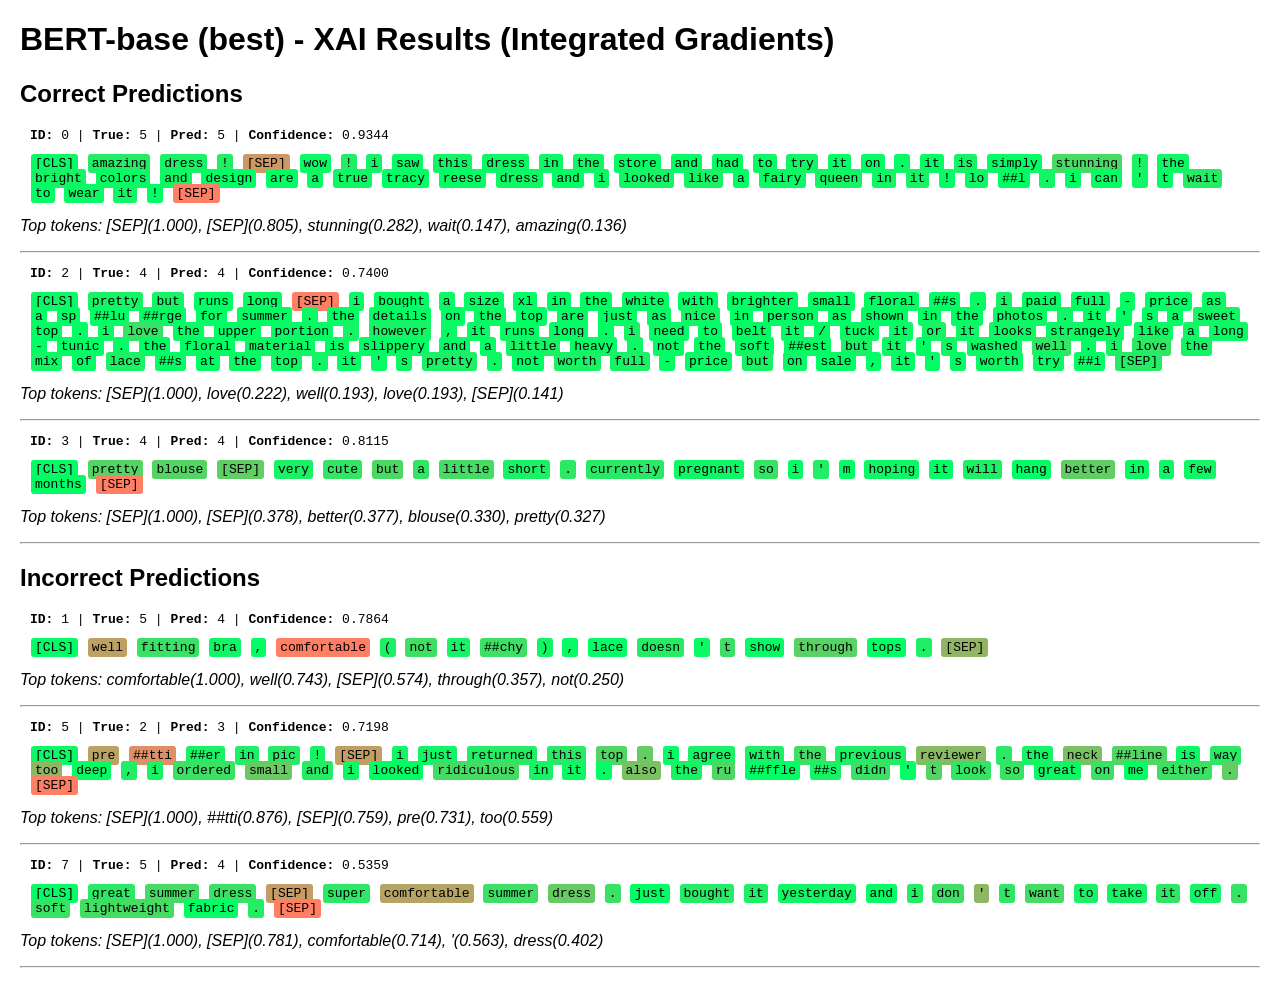
<file: outputs/reports/xai_results/bert_xai.html>
<!DOCTYPE html>
<html><head><meta charset="utf-8"><title>XAI Results</title>
<style>body{font-family:Arial,sans-serif;margin:20px;}</style>
</head><body><h1>BERT-base (best) - XAI Results (Integrated Gradients)</h1>
<h2>Correct Predictions</h2>
<div style='margin:10px;font-family:monospace;'><p><b>ID:</b> 0 | <b>True:</b> 5 | <b>Pred:</b> 5 | <b>Confidence:</b> 0.9344</p><span style="background-color:rgb(7,251,100);padding:2px 4px;margin:1px;border-radius:3px;" title="weight=0.0307">[CLS]</span> <span style="background-color:rgb(34,237,100);padding:2px 4px;margin:1px;border-radius:3px;" title="weight=0.1348">amazing</span> <span style="background-color:rgb(23,243,100);padding:2px 4px;margin:1px;border-radius:3px;" title="weight=0.0917">dress</span> <span style="background-color:rgb(33,238,100);padding:2px 4px;margin:1px;border-radius:3px;" title="weight=0.1327">!</span> <span style="background-color:rgb(205,152,100);padding:2px 4px;margin:1px;border-radius:3px;" title="weight=0.8050">[SEP]</span> <span style="background-color:rgb(8,250,100);padding:2px 4px;margin:1px;border-radius:3px;" title="weight=0.0323">wow</span> <span style="background-color:rgb(32,238,100);padding:2px 4px;margin:1px;border-radius:3px;" title="weight=0.1270">!</span> <span style="background-color:rgb(19,245,100);padding:2px 4px;margin:1px;border-radius:3px;" title="weight=0.0782">i</span> <span style="background-color:rgb(7,251,100);padding:2px 4px;margin:1px;border-radius:3px;" title="weight=0.0291">saw</span> <span style="background-color:rgb(17,246,100);padding:2px 4px;margin:1px;border-radius:3px;" title="weight=0.0696">this</span> <span style="background-color:rgb(12,248,100);padding:2px 4px;margin:1px;border-radius:3px;" title="weight=0.0503">dress</span> <span style="background-color:rgb(10,249,100);padding:2px 4px;margin:1px;border-radius:3px;" title="weight=0.0422">in</span> <span style="background-color:rgb(17,246,100);padding:2px 4px;margin:1px;border-radius:3px;" title="weight=0.0670">the</span> <span style="background-color:rgb(6,251,100);padding:2px 4px;margin:1px;border-radius:3px;" title="weight=0.0263">store</span> <span style="background-color:rgb(0,255,100);padding:2px 4px;margin:1px;border-radius:3px;" title="weight=0.0000">and</span> <span style="background-color:rgb(8,250,100);padding:2px 4px;margin:1px;border-radius:3px;" title="weight=0.0318">had</span> <span style="background-color:rgb(9,250,100);padding:2px 4px;margin:1px;border-radius:3px;" title="weight=0.0359">to</span> <span style="background-color:rgb(17,246,100);padding:2px 4px;margin:1px;border-radius:3px;" title="weight=0.0686">try</span> <span style="background-color:rgb(2,253,100);padding:2px 4px;margin:1px;border-radius:3px;" title="weight=0.0107">it</span> <span style="background-color:rgb(4,252,100);padding:2px 4px;margin:1px;border-radius:3px;" title="weight=0.0177">on</span> <span style="background-color:rgb(5,252,100);padding:2px 4px;margin:1px;border-radius:3px;" title="weight=0.0227">.</span> <span style="background-color:rgb(6,251,100);padding:2px 4px;margin:1px;border-radius:3px;" title="weight=0.0240">it</span> <span style="background-color:rgb(20,244,100);padding:2px 4px;margin:1px;border-radius:3px;" title="weight=0.0803">is</span> <span style="background-color:rgb(5,252,100);padding:2px 4px;margin:1px;border-radius:3px;" title="weight=0.0226">simply</span> <span style="background-color:rgb(71,219,100);padding:2px 4px;margin:1px;border-radius:3px;" title="weight=0.2816">stunning</span> <span style="background-color:rgb(27,241,100);padding:2px 4px;margin:1px;border-radius:3px;" title="weight=0.1065">!</span> <span style="background-color:rgb(13,248,100);padding:2px 4px;margin:1px;border-radius:3px;" title="weight=0.0543">the</span> <span style="background-color:rgb(22,243,100);padding:2px 4px;margin:1px;border-radius:3px;" title="weight=0.0875">bright</span> <span style="background-color:rgb(11,249,100);padding:2px 4px;margin:1px;border-radius:3px;" title="weight=0.0435">colors</span> <span style="background-color:rgb(15,247,100);padding:2px 4px;margin:1px;border-radius:3px;" title="weight=0.0620">and</span> <span style="background-color:rgb(1,254,100);padding:2px 4px;margin:1px;border-radius:3px;" title="weight=0.0042">design</span> <span style="background-color:rgb(3,253,100);padding:2px 4px;margin:1px;border-radius:3px;" title="weight=0.0124">are</span> <span style="background-color:rgb(10,249,100);padding:2px 4px;margin:1px;border-radius:3px;" title="weight=0.0422">a</span> <span style="background-color:rgb(16,246,100);padding:2px 4px;margin:1px;border-radius:3px;" title="weight=0.0631">true</span> <span style="background-color:rgb(3,253,100);padding:2px 4px;margin:1px;border-radius:3px;" title="weight=0.0149">tracy</span> <span style="background-color:rgb(5,252,100);padding:2px 4px;margin:1px;border-radius:3px;" title="weight=0.0222">reese</span> <span style="background-color:rgb(14,247,100);padding:2px 4px;margin:1px;border-radius:3px;" title="weight=0.0560">dress</span> <span style="background-color:rgb(5,252,100);padding:2px 4px;margin:1px;border-radius:3px;" title="weight=0.0235">and</span> <span style="background-color:rgb(12,248,100);padding:2px 4px;margin:1px;border-radius:3px;" title="weight=0.0473">i</span> <span style="background-color:rgb(21,244,100);padding:2px 4px;margin:1px;border-radius:3px;" title="weight=0.0859">looked</span> <span style="background-color:rgb(25,242,100);padding:2px 4px;margin:1px;border-radius:3px;" title="weight=0.1018">like</span> <span style="background-color:rgb(4,252,100);padding:2px 4px;margin:1px;border-radius:3px;" title="weight=0.0192">a</span> <span style="background-color:rgb(12,248,100);padding:2px 4px;margin:1px;border-radius:3px;" title="weight=0.0472">fairy</span> <span style="background-color:rgb(20,244,100);padding:2px 4px;margin:1px;border-radius:3px;" title="weight=0.0817">queen</span> <span style="background-color:rgb(18,245,100);padding:2px 4px;margin:1px;border-radius:3px;" title="weight=0.0716">in</span> <span style="background-color:rgb(26,241,100);padding:2px 4px;margin:1px;border-radius:3px;" title="weight=0.1023">it</span> <span style="background-color:rgb(7,251,100);padding:2px 4px;margin:1px;border-radius:3px;" title="weight=0.0284">!</span> <span style="background-color:rgb(13,248,100);padding:2px 4px;margin:1px;border-radius:3px;" title="weight=0.0520">lo</span> <span style="background-color:rgb(0,254,100);padding:2px 4px;margin:1px;border-radius:3px;" title="weight=0.0027">##l</span> <span style="background-color:rgb(16,246,100);padding:2px 4px;margin:1px;border-radius:3px;" title="weight=0.0631">.</span> <span style="background-color:rgb(1,254,100);padding:2px 4px;margin:1px;border-radius:3px;" title="weight=0.0076">i</span> <span style="background-color:rgb(5,252,100);padding:2px 4px;margin:1px;border-radius:3px;" title="weight=0.0224">can</span> <span style="background-color:rgb(18,245,100);padding:2px 4px;margin:1px;border-radius:3px;" title="weight=0.0736">&#x27;</span> <span style="background-color:rgb(5,252,100);padding:2px 4px;margin:1px;border-radius:3px;" title="weight=0.0232">t</span> <span style="background-color:rgb(37,236,100);padding:2px 4px;margin:1px;border-radius:3px;" title="weight=0.1463">wait</span> <span style="background-color:rgb(4,252,100);padding:2px 4px;margin:1px;border-radius:3px;" title="weight=0.0176">to</span> <span style="background-color:rgb(10,249,100);padding:2px 4px;margin:1px;border-radius:3px;" title="weight=0.0412">wear</span> <span style="background-color:rgb(15,247,100);padding:2px 4px;margin:1px;border-radius:3px;" title="weight=0.0589">it</span> <span style="background-color:rgb(1,254,100);padding:2px 4px;margin:1px;border-radius:3px;" title="weight=0.0058">!</span> <span style="background-color:rgb(255,127,100);padding:2px 4px;margin:1px;border-radius:3px;" title="weight=1.0000">[SEP]</span></div>
<p><em>Top tokens: [SEP](1.000), [SEP](0.805), stunning(0.282), wait(0.147), amazing(0.136)</em></p><hr>
<div style='margin:10px;font-family:monospace;'><p><b>ID:</b> 2 | <b>True:</b> 4 | <b>Pred:</b> 4 | <b>Confidence:</b> 0.7400</p><span style="background-color:rgb(11,249,100);padding:2px 4px;margin:1px;border-radius:3px;" title="weight=0.0437">[CLS]</span> <span style="background-color:rgb(23,243,100);padding:2px 4px;margin:1px;border-radius:3px;" title="weight=0.0909">pretty</span> <span style="background-color:rgb(19,245,100);padding:2px 4px;margin:1px;border-radius:3px;" title="weight=0.0784">but</span> <span style="background-color:rgb(0,254,100);padding:2px 4px;margin:1px;border-radius:3px;" title="weight=0.0038">runs</span> <span style="background-color:rgb(8,250,100);padding:2px 4px;margin:1px;border-radius:3px;" title="weight=0.0316">long</span> <span style="background-color:rgb(255,127,100);padding:2px 4px;margin:1px;border-radius:3px;" title="weight=1.0000">[SEP]</span> <span style="background-color:rgb(8,250,100);padding:2px 4px;margin:1px;border-radius:3px;" title="weight=0.0328">i</span> <span style="background-color:rgb(3,253,100);padding:2px 4px;margin:1px;border-radius:3px;" title="weight=0.0153">bought</span> <span style="background-color:rgb(9,250,100);padding:2px 4px;margin:1px;border-radius:3px;" title="weight=0.0380">a</span> <span style="background-color:rgb(4,252,100);padding:2px 4px;margin:1px;border-radius:3px;" title="weight=0.0188">size</span> <span style="background-color:rgb(1,254,100);padding:2px 4px;margin:1px;border-radius:3px;" title="weight=0.0074">xl</span> <span style="background-color:rgb(0,254,100);padding:2px 4px;margin:1px;border-radius:3px;" title="weight=0.0036">in</span> <span style="background-color:rgb(0,254,100);padding:2px 4px;margin:1px;border-radius:3px;" title="weight=0.0024">the</span> <span style="background-color:rgb(5,252,100);padding:2px 4px;margin:1px;border-radius:3px;" title="weight=0.0201">white</span> <span style="background-color:rgb(3,253,100);padding:2px 4px;margin:1px;border-radius:3px;" title="weight=0.0135">with</span> <span style="background-color:rgb(1,254,100);padding:2px 4px;margin:1px;border-radius:3px;" title="weight=0.0053">brighter</span> <span style="background-color:rgb(0,254,100);padding:2px 4px;margin:1px;border-radius:3px;" title="weight=0.0033">small</span> <span style="background-color:rgb(4,252,100);padding:2px 4px;margin:1px;border-radius:3px;" title="weight=0.0194">floral</span> <span style="background-color:rgb(0,254,100);padding:2px 4px;margin:1px;border-radius:3px;" title="weight=0.0012">##s</span> <span style="background-color:rgb(5,252,100);padding:2px 4px;margin:1px;border-radius:3px;" title="weight=0.0233">.</span> <span style="background-color:rgb(23,243,100);padding:2px 4px;margin:1px;border-radius:3px;" title="weight=0.0916">i</span> <span style="background-color:rgb(6,251,100);padding:2px 4px;margin:1px;border-radius:3px;" title="weight=0.0242">paid</span> <span style="background-color:rgb(2,253,100);padding:2px 4px;margin:1px;border-radius:3px;" title="weight=0.0091">full</span> <span style="background-color:rgb(9,250,100);padding:2px 4px;margin:1px;border-radius:3px;" title="weight=0.0366">-</span> <span style="background-color:rgb(3,253,100);padding:2px 4px;margin:1px;border-radius:3px;" title="weight=0.0129">price</span> <span style="background-color:rgb(10,249,100);padding:2px 4px;margin:1px;border-radius:3px;" title="weight=0.0415">as</span> <span style="background-color:rgb(1,254,100);padding:2px 4px;margin:1px;border-radius:3px;" title="weight=0.0059">a</span> <span style="background-color:rgb(1,254,100);padding:2px 4px;margin:1px;border-radius:3px;" title="weight=0.0076">sp</span> <span style="background-color:rgb(1,254,100);padding:2px 4px;margin:1px;border-radius:3px;" title="weight=0.0051">##lu</span> <span style="background-color:rgb(6,251,100);padding:2px 4px;margin:1px;border-radius:3px;" title="weight=0.0245">##rge</span> <span style="background-color:rgb(4,252,100);padding:2px 4px;margin:1px;border-radius:3px;" title="weight=0.0164">for</span> <span style="background-color:rgb(2,253,100);padding:2px 4px;margin:1px;border-radius:3px;" title="weight=0.0107">summer</span> <span style="background-color:rgb(9,250,100);padding:2px 4px;margin:1px;border-radius:3px;" title="weight=0.0360">.</span> <span style="background-color:rgb(2,253,100);padding:2px 4px;margin:1px;border-radius:3px;" title="weight=0.0115">the</span> <span style="background-color:rgb(7,251,100);padding:2px 4px;margin:1px;border-radius:3px;" title="weight=0.0298">details</span> <span style="background-color:rgb(3,253,100);padding:2px 4px;margin:1px;border-radius:3px;" title="weight=0.0146">on</span> <span style="background-color:rgb(8,250,100);padding:2px 4px;margin:1px;border-radius:3px;" title="weight=0.0338">the</span> <span style="background-color:rgb(3,253,100);padding:2px 4px;margin:1px;border-radius:3px;" title="weight=0.0125">top</span> <span style="background-color:rgb(8,250,100);padding:2px 4px;margin:1px;border-radius:3px;" title="weight=0.0331">are</span> <span style="background-color:rgb(6,251,100);padding:2px 4px;margin:1px;border-radius:3px;" title="weight=0.0260">just</span> <span style="background-color:rgb(10,249,100);padding:2px 4px;margin:1px;border-radius:3px;" title="weight=0.0406">as</span> <span style="background-color:rgb(22,243,100);padding:2px 4px;margin:1px;border-radius:3px;" title="weight=0.0871">nice</span> <span style="background-color:rgb(0,255,100);padding:2px 4px;margin:1px;border-radius:3px;" title="weight=0.0000">in</span> <span style="background-color:rgb(1,254,100);padding:2px 4px;margin:1px;border-radius:3px;" title="weight=0.0074">person</span> <span style="background-color:rgb(2,253,100);padding:2px 4px;margin:1px;border-radius:3px;" title="weight=0.0112">as</span> <span style="background-color:rgb(0,254,100);padding:2px 4px;margin:1px;border-radius:3px;" title="weight=0.0033">shown</span> <span style="background-color:rgb(2,253,100);padding:2px 4px;margin:1px;border-radius:3px;" title="weight=0.0115">in</span> <span style="background-color:rgb(3,253,100);padding:2px 4px;margin:1px;border-radius:3px;" title="weight=0.0157">the</span> <span style="background-color:rgb(12,248,100);padding:2px 4px;margin:1px;border-radius:3px;" title="weight=0.0478">photos</span> <span style="background-color:rgb(17,246,100);padding:2px 4px;margin:1px;border-radius:3px;" title="weight=0.0687">.</span> <span style="background-color:rgb(4,252,100);padding:2px 4px;margin:1px;border-radius:3px;" title="weight=0.0173">it</span> <span style="background-color:rgb(0,254,100);padding:2px 4px;margin:1px;border-radius:3px;" title="weight=0.0001">&#x27;</span> <span style="background-color:rgb(4,252,100);padding:2px 4px;margin:1px;border-radius:3px;" title="weight=0.0186">s</span> <span style="background-color:rgb(4,252,100);padding:2px 4px;margin:1px;border-radius:3px;" title="weight=0.0170">a</span> <span style="background-color:rgb(19,245,100);padding:2px 4px;margin:1px;border-radius:3px;" title="weight=0.0783">sweet</span> <span style="background-color:rgb(3,253,100);padding:2px 4px;margin:1px;border-radius:3px;" title="weight=0.0136">top</span> <span style="background-color:rgb(4,252,100);padding:2px 4px;margin:1px;border-radius:3px;" title="weight=0.0172">.</span> <span style="background-color:rgb(14,247,100);padding:2px 4px;margin:1px;border-radius:3px;" title="weight=0.0566">i</span> <span style="background-color:rgb(56,226,100);padding:2px 4px;margin:1px;border-radius:3px;" title="weight=0.2218">love</span> <span style="background-color:rgb(3,253,100);padding:2px 4px;margin:1px;border-radius:3px;" title="weight=0.0144">the</span> <span style="background-color:rgb(0,254,100);padding:2px 4px;margin:1px;border-radius:3px;" title="weight=0.0001">upper</span> <span style="background-color:rgb(5,252,100);padding:2px 4px;margin:1px;border-radius:3px;" title="weight=0.0219">portion</span> <span style="background-color:rgb(21,244,100);padding:2px 4px;margin:1px;border-radius:3px;" title="weight=0.0845">.</span> <span style="background-color:rgb(23,243,100);padding:2px 4px;margin:1px;border-radius:3px;" title="weight=0.0939">however</span> <span style="background-color:rgb(8,250,100);padding:2px 4px;margin:1px;border-radius:3px;" title="weight=0.0315">,</span> <span style="background-color:rgb(7,251,100);padding:2px 4px;margin:1px;border-radius:3px;" title="weight=0.0293">it</span> <span style="background-color:rgb(1,254,100);padding:2px 4px;margin:1px;border-radius:3px;" title="weight=0.0071">runs</span> <span style="background-color:rgb(4,252,100);padding:2px 4px;margin:1px;border-radius:3px;" title="weight=0.0176">long</span> <span style="background-color:rgb(1,254,100);padding:2px 4px;margin:1px;border-radius:3px;" title="weight=0.0049">.</span> <span style="background-color:rgb(22,243,100);padding:2px 4px;margin:1px;border-radius:3px;" title="weight=0.0869">i</span> <span style="background-color:rgb(4,252,100);padding:2px 4px;margin:1px;border-radius:3px;" title="weight=0.0157">need</span> <span style="background-color:rgb(1,254,100);padding:2px 4px;margin:1px;border-radius:3px;" title="weight=0.0064">to</span> <span style="background-color:rgb(0,254,100);padding:2px 4px;margin:1px;border-radius:3px;" title="weight=0.0015">belt</span> <span style="background-color:rgb(1,254,100);padding:2px 4px;margin:1px;border-radius:3px;" title="weight=0.0055">it</span> <span style="background-color:rgb(0,254,100);padding:2px 4px;margin:1px;border-radius:3px;" title="weight=0.0036">/</span> <span style="background-color:rgb(6,251,100);padding:2px 4px;margin:1px;border-radius:3px;" title="weight=0.0240">tuck</span> <span style="background-color:rgb(3,253,100);padding:2px 4px;margin:1px;border-radius:3px;" title="weight=0.0127">it</span> <span style="background-color:rgb(20,244,100);padding:2px 4px;margin:1px;border-radius:3px;" title="weight=0.0795">or</span> <span style="background-color:rgb(14,247,100);padding:2px 4px;margin:1px;border-radius:3px;" title="weight=0.0560">it</span> <span style="background-color:rgb(14,247,100);padding:2px 4px;margin:1px;border-radius:3px;" title="weight=0.0566">looks</span> <span style="background-color:rgb(10,249,100);padding:2px 4px;margin:1px;border-radius:3px;" title="weight=0.0397">strangely</span> <span style="background-color:rgb(12,248,100);padding:2px 4px;margin:1px;border-radius:3px;" title="weight=0.0485">like</span> <span style="background-color:rgb(12,248,100);padding:2px 4px;margin:1px;border-radius:3px;" title="weight=0.0488">a</span> <span style="background-color:rgb(9,250,100);padding:2px 4px;margin:1px;border-radius:3px;" title="weight=0.0362">long</span> <span style="background-color:rgb(2,253,100);padding:2px 4px;margin:1px;border-radius:3px;" title="weight=0.0101">-</span> <span style="background-color:rgb(1,254,100);padding:2px 4px;margin:1px;border-radius:3px;" title="weight=0.0065">tunic</span> <span style="background-color:rgb(2,253,100);padding:2px 4px;margin:1px;border-radius:3px;" title="weight=0.0108">.</span> <span style="background-color:rgb(0,254,100);padding:2px 4px;margin:1px;border-radius:3px;" title="weight=0.0012">the</span> <span style="background-color:rgb(4,252,100);padding:2px 4px;margin:1px;border-radius:3px;" title="weight=0.0162">floral</span> <span style="background-color:rgb(14,247,100);padding:2px 4px;margin:1px;border-radius:3px;" title="weight=0.0564">material</span> <span style="background-color:rgb(2,253,100);padding:2px 4px;margin:1px;border-radius:3px;" title="weight=0.0086">is</span> <span style="background-color:rgb(5,252,100);padding:2px 4px;margin:1px;border-radius:3px;" title="weight=0.0205">slippery</span> <span style="background-color:rgb(3,253,100);padding:2px 4px;margin:1px;border-radius:3px;" title="weight=0.0127">and</span> <span style="background-color:rgb(5,252,100);padding:2px 4px;margin:1px;border-radius:3px;" title="weight=0.0223">a</span> <span style="background-color:rgb(24,242,100);padding:2px 4px;margin:1px;border-radius:3px;" title="weight=0.0972">little</span> <span style="background-color:rgb(10,249,100);padding:2px 4px;margin:1px;border-radius:3px;" title="weight=0.0422">heavy</span> <span style="background-color:rgb(16,246,100);padding:2px 4px;margin:1px;border-radius:3px;" title="weight=0.0651">.</span> <span style="background-color:rgb(5,252,100);padding:2px 4px;margin:1px;border-radius:3px;" title="weight=0.0213">not</span> <span style="background-color:rgb(5,252,100);padding:2px 4px;margin:1px;border-radius:3px;" title="weight=0.0218">the</span> <span style="background-color:rgb(3,253,100);padding:2px 4px;margin:1px;border-radius:3px;" title="weight=0.0125">soft</span> <span style="background-color:rgb(8,250,100);padding:2px 4px;margin:1px;border-radius:3px;" title="weight=0.0321">##est</span> <span style="background-color:rgb(28,240,100);padding:2px 4px;margin:1px;border-radius:3px;" title="weight=0.1123">but</span> <span style="background-color:rgb(14,247,100);padding:2px 4px;margin:1px;border-radius:3px;" title="weight=0.0561">it</span> <span style="background-color:rgb(0,254,100);padding:2px 4px;margin:1px;border-radius:3px;" title="weight=0.0008">&#x27;</span> <span style="background-color:rgb(15,247,100);padding:2px 4px;margin:1px;border-radius:3px;" title="weight=0.0617">s</span> <span style="background-color:rgb(9,250,100);padding:2px 4px;margin:1px;border-radius:3px;" title="weight=0.0388">washed</span> <span style="background-color:rgb(49,230,100);padding:2px 4px;margin:1px;border-radius:3px;" title="weight=0.1934">well</span> <span style="background-color:rgb(2,253,100);padding:2px 4px;margin:1px;border-radius:3px;" title="weight=0.0084">.</span> <span style="background-color:rgb(23,243,100);padding:2px 4px;margin:1px;border-radius:3px;" title="weight=0.0914">i</span> <span style="background-color:rgb(49,230,100);padding:2px 4px;margin:1px;border-radius:3px;" title="weight=0.1925">love</span> <span style="background-color:rgb(22,243,100);padding:2px 4px;margin:1px;border-radius:3px;" title="weight=0.0888">the</span> <span style="background-color:rgb(15,247,100);padding:2px 4px;margin:1px;border-radius:3px;" title="weight=0.0619">mix</span> <span style="background-color:rgb(4,252,100);padding:2px 4px;margin:1px;border-radius:3px;" title="weight=0.0195">of</span> <span style="background-color:rgb(28,240,100);padding:2px 4px;margin:1px;border-radius:3px;" title="weight=0.1116">lace</span> <span style="background-color:rgb(6,251,100);padding:2px 4px;margin:1px;border-radius:3px;" title="weight=0.0241">##s</span> <span style="background-color:rgb(0,254,100);padding:2px 4px;margin:1px;border-radius:3px;" title="weight=0.0011">at</span> <span style="background-color:rgb(6,251,100);padding:2px 4px;margin:1px;border-radius:3px;" title="weight=0.0247">the</span> <span style="background-color:rgb(14,247,100);padding:2px 4px;margin:1px;border-radius:3px;" title="weight=0.0572">top</span> <span style="background-color:rgb(19,245,100);padding:2px 4px;margin:1px;border-radius:3px;" title="weight=0.0772">.</span> <span style="background-color:rgb(4,252,100);padding:2px 4px;margin:1px;border-radius:3px;" title="weight=0.0177">it</span> <span style="background-color:rgb(6,251,100);padding:2px 4px;margin:1px;border-radius:3px;" title="weight=0.0274">&#x27;</span> <span style="background-color:rgb(12,248,100);padding:2px 4px;margin:1px;border-radius:3px;" title="weight=0.0489">s</span> <span style="background-color:rgb(29,240,100);padding:2px 4px;margin:1px;border-radius:3px;" title="weight=0.1144">pretty</span> <span style="background-color:rgb(14,247,100);padding:2px 4px;margin:1px;border-radius:3px;" title="weight=0.0554">.</span> <span style="background-color:rgb(2,253,100);padding:2px 4px;margin:1px;border-radius:3px;" title="weight=0.0107">not</span> <span style="background-color:rgb(23,243,100);padding:2px 4px;margin:1px;border-radius:3px;" title="weight=0.0906">worth</span> <span style="background-color:rgb(23,243,100);padding:2px 4px;margin:1px;border-radius:3px;" title="weight=0.0925">full</span> <span style="background-color:rgb(4,252,100);padding:2px 4px;margin:1px;border-radius:3px;" title="weight=0.0167">-</span> <span style="background-color:rgb(7,251,100);padding:2px 4px;margin:1px;border-radius:3px;" title="weight=0.0302">price</span> <span style="background-color:rgb(24,242,100);padding:2px 4px;margin:1px;border-radius:3px;" title="weight=0.0971">but</span> <span style="background-color:rgb(10,249,100);padding:2px 4px;margin:1px;border-radius:3px;" title="weight=0.0423">on</span> <span style="background-color:rgb(1,254,100);padding:2px 4px;margin:1px;border-radius:3px;" title="weight=0.0041">sale</span> <span style="background-color:rgb(3,253,100);padding:2px 4px;margin:1px;border-radius:3px;" title="weight=0.0142">,</span> <span style="background-color:rgb(4,252,100);padding:2px 4px;margin:1px;border-radius:3px;" title="weight=0.0180">it</span> <span style="background-color:rgb(4,252,100);padding:2px 4px;margin:1px;border-radius:3px;" title="weight=0.0157">&#x27;</span> <span style="background-color:rgb(0,254,100);padding:2px 4px;margin:1px;border-radius:3px;" title="weight=0.0005">s</span> <span style="background-color:rgb(10,249,100);padding:2px 4px;margin:1px;border-radius:3px;" title="weight=0.0394">worth</span> <span style="background-color:rgb(11,249,100);padding:2px 4px;margin:1px;border-radius:3px;" title="weight=0.0440">try</span> <span style="background-color:rgb(3,253,100);padding:2px 4px;margin:1px;border-radius:3px;" title="weight=0.0127">##i</span> <span style="background-color:rgb(36,236,100);padding:2px 4px;margin:1px;border-radius:3px;" title="weight=0.1414">[SEP]</span></div>
<p><em>Top tokens: [SEP](1.000), love(0.222), well(0.193), love(0.193), [SEP](0.141)</em></p><hr>
<div style='margin:10px;font-family:monospace;'><p><b>ID:</b> 3 | <b>True:</b> 4 | <b>Pred:</b> 4 | <b>Confidence:</b> 0.8115</p><span style="background-color:rgb(2,253,100);padding:2px 4px;margin:1px;border-radius:3px;" title="weight=0.0079">[CLS]</span> <span style="background-color:rgb(83,213,100);padding:2px 4px;margin:1px;border-radius:3px;" title="weight=0.3255">pretty</span> <span style="background-color:rgb(83,213,100);padding:2px 4px;margin:1px;border-radius:3px;" title="weight=0.3284">blouse</span> <span style="background-color:rgb(95,207,100);padding:2px 4px;margin:1px;border-radius:3px;" title="weight=0.3758">[SEP]</span> <span style="background-color:rgb(24,242,100);padding:2px 4px;margin:1px;border-radius:3px;" title="weight=0.0950">very</span> <span style="background-color:rgb(51,229,100);padding:2px 4px;margin:1px;border-radius:3px;" title="weight=0.2001">cute</span> <span style="background-color:rgb(75,217,100);padding:2px 4px;margin:1px;border-radius:3px;" title="weight=0.2958">but</span> <span style="background-color:rgb(52,228,100);padding:2px 4px;margin:1px;border-radius:3px;" title="weight=0.2045">a</span> <span style="background-color:rgb(69,220,100);padding:2px 4px;margin:1px;border-radius:3px;" title="weight=0.2735">little</span> <span style="background-color:rgb(25,242,100);padding:2px 4px;margin:1px;border-radius:3px;" title="weight=0.1002">short</span> <span style="background-color:rgb(45,232,100);padding:2px 4px;margin:1px;border-radius:3px;" title="weight=0.1785">.</span> <span style="background-color:rgb(40,234,100);padding:2px 4px;margin:1px;border-radius:3px;" title="weight=0.1605">currently</span> <span style="background-color:rgb(13,248,100);padding:2px 4px;margin:1px;border-radius:3px;" title="weight=0.0523">pregnant</span> <span style="background-color:rgb(50,229,100);padding:2px 4px;margin:1px;border-radius:3px;" title="weight=0.1979">so</span> <span style="background-color:rgb(9,250,100);padding:2px 4px;margin:1px;border-radius:3px;" title="weight=0.0375">i</span> <span style="background-color:rgb(32,238,100);padding:2px 4px;margin:1px;border-radius:3px;" title="weight=0.1291">&#x27;</span> <span style="background-color:rgb(3,253,100);padding:2px 4px;margin:1px;border-radius:3px;" title="weight=0.0155">m</span> <span style="background-color:rgb(13,248,100);padding:2px 4px;margin:1px;border-radius:3px;" title="weight=0.0542">hoping</span> <span style="background-color:rgb(0,255,100);padding:2px 4px;margin:1px;border-radius:3px;" title="weight=0.0000">it</span> <span style="background-color:rgb(29,240,100);padding:2px 4px;margin:1px;border-radius:3px;" title="weight=0.1160">will</span> <span style="background-color:rgb(1,254,100);padding:2px 4px;margin:1px;border-radius:3px;" title="weight=0.0061">hang</span> <span style="background-color:rgb(95,207,100);padding:2px 4px;margin:1px;border-radius:3px;" title="weight=0.3752">better</span> <span style="background-color:rgb(11,249,100);padding:2px 4px;margin:1px;border-radius:3px;" title="weight=0.0432">in</span> <span style="background-color:rgb(10,249,100);padding:2px 4px;margin:1px;border-radius:3px;" title="weight=0.0415">a</span> <span style="background-color:rgb(17,246,100);padding:2px 4px;margin:1px;border-radius:3px;" title="weight=0.0701">few</span> <span style="background-color:rgb(0,254,100);padding:2px 4px;margin:1px;border-radius:3px;" title="weight=0.0007">months</span> <span style="background-color:rgb(255,127,100);padding:2px 4px;margin:1px;border-radius:3px;" title="weight=1.0000">[SEP]</span></div>
<p><em>Top tokens: [SEP](1.000), [SEP](0.378), better(0.377), blouse(0.330), pretty(0.327)</em></p><hr>
<h2>Incorrect Predictions</h2>
<div style='margin:10px;font-family:monospace;'><p><b>ID:</b> 1 | <b>True:</b> 5 | <b>Pred:</b> 4 | <b>Confidence:</b> 0.7864</p><span style="background-color:rgb(3,253,100);padding:2px 4px;margin:1px;border-radius:3px;" title="weight=0.0140">[CLS]</span> <span style="background-color:rgb(189,160,100);padding:2px 4px;margin:1px;border-radius:3px;" title="weight=0.7420">well</span> <span style="background-color:rgb(57,226,100);padding:2px 4px;margin:1px;border-radius:3px;" title="weight=0.2247">fitting</span> <span style="background-color:rgb(18,245,100);padding:2px 4px;margin:1px;border-radius:3px;" title="weight=0.0729">bra</span> <span style="background-color:rgb(4,252,100);padding:2px 4px;margin:1px;border-radius:3px;" title="weight=0.0161">,</span> <span style="background-color:rgb(255,127,100);padding:2px 4px;margin:1px;border-radius:3px;" title="weight=1.0000">comfortable</span> <span style="background-color:rgb(29,240,100);padding:2px 4px;margin:1px;border-radius:3px;" title="weight=0.1156">(</span> <span style="background-color:rgb(63,223,100);padding:2px 4px;margin:1px;border-radius:3px;" title="weight=0.2485">not</span> <span style="background-color:rgb(19,245,100);padding:2px 4px;margin:1px;border-radius:3px;" title="weight=0.0755">it</span> <span style="background-color:rgb(62,223,100);padding:2px 4px;margin:1px;border-radius:3px;" title="weight=0.2450">##chy</span> <span style="background-color:rgb(19,245,100);padding:2px 4px;margin:1px;border-radius:3px;" title="weight=0.0779">)</span> <span style="background-color:rgb(7,251,100);padding:2px 4px;margin:1px;border-radius:3px;" title="weight=0.0305">,</span> <span style="background-color:rgb(2,253,100);padding:2px 4px;margin:1px;border-radius:3px;" title="weight=0.0097">lace</span> <span style="background-color:rgb(39,235,100);padding:2px 4px;margin:1px;border-radius:3px;" title="weight=0.1538">doesn</span> <span style="background-color:rgb(11,249,100);padding:2px 4px;margin:1px;border-radius:3px;" title="weight=0.0469">&#x27;</span> <span style="background-color:rgb(61,224,100);padding:2px 4px;margin:1px;border-radius:3px;" title="weight=0.2420">t</span> <span style="background-color:rgb(6,251,100);padding:2px 4px;margin:1px;border-radius:3px;" title="weight=0.0242">show</span> <span style="background-color:rgb(90,209,100);padding:2px 4px;margin:1px;border-radius:3px;" title="weight=0.3560">through</span> <span style="background-color:rgb(0,255,100);padding:2px 4px;margin:1px;border-radius:3px;" title="weight=0.0000">tops</span> <span style="background-color:rgb(30,239,100);padding:2px 4px;margin:1px;border-radius:3px;" title="weight=0.1188">.</span> <span style="background-color:rgb(146,181,100);padding:2px 4px;margin:1px;border-radius:3px;" title="weight=0.5735">[SEP]</span></div>
<p><em>Top tokens: comfortable(1.000), well(0.743), [SEP](0.574), through(0.357), not(0.250)</em></p><hr>
<div style='margin:10px;font-family:monospace;'><p><b>ID:</b> 5 | <b>True:</b> 2 | <b>Pred:</b> 3 | <b>Confidence:</b> 0.7198</p><span style="background-color:rgb(10,249,100);padding:2px 4px;margin:1px;border-radius:3px;" title="weight=0.0420">[CLS]</span> <span style="background-color:rgb(186,161,100);padding:2px 4px;margin:1px;border-radius:3px;" title="weight=0.7301">pre</span> <span style="background-color:rgb(223,143,100);padding:2px 4px;margin:1px;border-radius:3px;" title="weight=0.8757">##tti</span> <span style="background-color:rgb(24,242,100);padding:2px 4px;margin:1px;border-radius:3px;" title="weight=0.0970">##er</span> <span style="background-color:rgb(28,240,100);padding:2px 4px;margin:1px;border-radius:3px;" title="weight=0.1115">in</span> <span style="background-color:rgb(39,235,100);padding:2px 4px;margin:1px;border-radius:3px;" title="weight=0.1561">pic</span> <span style="background-color:rgb(23,243,100);padding:2px 4px;margin:1px;border-radius:3px;" title="weight=0.0923">!</span> <span style="background-color:rgb(193,158,100);padding:2px 4px;margin:1px;border-radius:3px;" title="weight=0.7582">[SEP]</span> <span style="background-color:rgb(11,249,100);padding:2px 4px;margin:1px;border-radius:3px;" title="weight=0.0440">i</span> <span style="background-color:rgb(16,246,100);padding:2px 4px;margin:1px;border-radius:3px;" title="weight=0.0636">just</span> <span style="background-color:rgb(35,237,100);padding:2px 4px;margin:1px;border-radius:3px;" title="weight=0.1387">returned</span> <span style="background-color:rgb(41,234,100);padding:2px 4px;margin:1px;border-radius:3px;" title="weight=0.1626">this</span> <span style="background-color:rgb(81,214,100);padding:2px 4px;margin:1px;border-radius:3px;" title="weight=0.3209">top</span> <span style="background-color:rgb(101,204,100);padding:2px 4px;margin:1px;border-radius:3px;" title="weight=0.3970">.</span> <span style="background-color:rgb(4,252,100);padding:2px 4px;margin:1px;border-radius:3px;" title="weight=0.0177">i</span> <span style="background-color:rgb(25,242,100);padding:2px 4px;margin:1px;border-radius:3px;" title="weight=0.1017">agree</span> <span style="background-color:rgb(27,241,100);padding:2px 4px;margin:1px;border-radius:3px;" title="weight=0.1079">with</span> <span style="background-color:rgb(63,223,100);padding:2px 4px;margin:1px;border-radius:3px;" title="weight=0.2484">the</span> <span style="background-color:rgb(29,240,100);padding:2px 4px;margin:1px;border-radius:3px;" title="weight=0.1138">previous</span> <span style="background-color:rgb(134,187,100);padding:2px 4px;margin:1px;border-radius:3px;" title="weight=0.5265">reviewer</span> <span style="background-color:rgb(43,233,100);padding:2px 4px;margin:1px;border-radius:3px;" title="weight=0.1713">.</span> <span style="background-color:rgb(22,243,100);padding:2px 4px;margin:1px;border-radius:3px;" title="weight=0.0866">the</span> <span style="background-color:rgb(121,194,100);padding:2px 4px;margin:1px;border-radius:3px;" title="weight=0.4779">neck</span> <span style="background-color:rgb(81,214,100);padding:2px 4px;margin:1px;border-radius:3px;" title="weight=0.3190">##line</span> <span style="background-color:rgb(11,249,100);padding:2px 4px;margin:1px;border-radius:3px;" title="weight=0.0450">is</span> <span style="background-color:rgb(42,233,100);padding:2px 4px;margin:1px;border-radius:3px;" title="weight=0.1671">way</span> <span style="background-color:rgb(142,183,100);padding:2px 4px;margin:1px;border-radius:3px;" title="weight=0.5582">too</span> <span style="background-color:rgb(6,251,100);padding:2px 4px;margin:1px;border-radius:3px;" title="weight=0.0246">deep</span> <span style="background-color:rgb(30,239,100);padding:2px 4px;margin:1px;border-radius:3px;" title="weight=0.1210">,</span> <span style="background-color:rgb(25,242,100);padding:2px 4px;margin:1px;border-radius:3px;" title="weight=0.1004">i</span> <span style="background-color:rgb(58,225,100);padding:2px 4px;margin:1px;border-radius:3px;" title="weight=0.2286">ordered</span> <span style="background-color:rgb(105,202,100);padding:2px 4px;margin:1px;border-radius:3px;" title="weight=0.4137">small</span> <span style="background-color:rgb(38,235,100);padding:2px 4px;margin:1px;border-radius:3px;" title="weight=0.1506">and</span> <span style="background-color:rgb(18,245,100);padding:2px 4px;margin:1px;border-radius:3px;" title="weight=0.0716">i</span> <span style="background-color:rgb(3,253,100);padding:2px 4px;margin:1px;border-radius:3px;" title="weight=0.0152">looked</span> <span style="background-color:rgb(70,219,100);padding:2px 4px;margin:1px;border-radius:3px;" title="weight=0.2759">ridiculous</span> <span style="background-color:rgb(23,243,100);padding:2px 4px;margin:1px;border-radius:3px;" title="weight=0.0931">in</span> <span style="background-color:rgb(14,247,100);padding:2px 4px;margin:1px;border-radius:3px;" title="weight=0.0557">it</span> <span style="background-color:rgb(6,251,100);padding:2px 4px;margin:1px;border-radius:3px;" title="weight=0.0243">.</span> <span style="background-color:rgb(122,193,100);padding:2px 4px;margin:1px;border-radius:3px;" title="weight=0.4808">also</span> <span style="background-color:rgb(27,241,100);padding:2px 4px;margin:1px;border-radius:3px;" title="weight=0.1094">the</span> <span style="background-color:rgb(79,215,100);padding:2px 4px;margin:1px;border-radius:3px;" title="weight=0.3109">ru</span> <span style="background-color:rgb(0,255,100);padding:2px 4px;margin:1px;border-radius:3px;" title="weight=0.0000">##ffle</span> <span style="background-color:rgb(23,243,100);padding:2px 4px;margin:1px;border-radius:3px;" title="weight=0.0924">##s</span> <span style="background-color:rgb(57,226,100);padding:2px 4px;margin:1px;border-radius:3px;" title="weight=0.2239">didn</span> <span style="background-color:rgb(3,253,100);padding:2px 4px;margin:1px;border-radius:3px;" title="weight=0.0135">&#x27;</span> <span style="background-color:rgb(84,212,100);padding:2px 4px;margin:1px;border-radius:3px;" title="weight=0.3299">t</span> <span style="background-color:rgb(50,229,100);padding:2px 4px;margin:1px;border-radius:3px;" title="weight=0.1990">look</span> <span style="background-color:rgb(53,228,100);padding:2px 4px;margin:1px;border-radius:3px;" title="weight=0.2089">so</span> <span style="background-color:rgb(17,246,100);padding:2px 4px;margin:1px;border-radius:3px;" title="weight=0.0683">great</span> <span style="background-color:rgb(58,225,100);padding:2px 4px;margin:1px;border-radius:3px;" title="weight=0.2304">on</span> <span style="background-color:rgb(4,252,100);padding:2px 4px;margin:1px;border-radius:3px;" title="weight=0.0184">me</span> <span style="background-color:rgb(60,224,100);padding:2px 4px;margin:1px;border-radius:3px;" title="weight=0.2377">either</span> <span style="background-color:rgb(96,206,100);padding:2px 4px;margin:1px;border-radius:3px;" title="weight=0.3774">.</span> <span style="background-color:rgb(255,127,100);padding:2px 4px;margin:1px;border-radius:3px;" title="weight=1.0000">[SEP]</span></div>
<p><em>Top tokens: [SEP](1.000), ##tti(0.876), [SEP](0.759), pre(0.731), too(0.559)</em></p><hr>
<div style='margin:10px;font-family:monospace;'><p><b>ID:</b> 7 | <b>True:</b> 5 | <b>Pred:</b> 4 | <b>Confidence:</b> 0.5359</p><span style="background-color:rgb(3,253,100);padding:2px 4px;margin:1px;border-radius:3px;" title="weight=0.0143">[CLS]</span> <span style="background-color:rgb(40,234,100);padding:2px 4px;margin:1px;border-radius:3px;" title="weight=0.1593">great</span> <span style="background-color:rgb(68,220,100);padding:2px 4px;margin:1px;border-radius:3px;" title="weight=0.2685">summer</span> <span style="background-color:rgb(57,226,100);padding:2px 4px;margin:1px;border-radius:3px;" title="weight=0.2257">dress</span> <span style="background-color:rgb(198,155,100);padding:2px 4px;margin:1px;border-radius:3px;" title="weight=0.7793">[SEP]</span> <span style="background-color:rgb(43,233,100);padding:2px 4px;margin:1px;border-radius:3px;" title="weight=0.1690">super</span> <span style="background-color:rgb(181,164,100);padding:2px 4px;margin:1px;border-radius:3px;" title="weight=0.7121">comfortable</span> <span style="background-color:rgb(61,224,100);padding:2px 4px;margin:1px;border-radius:3px;" title="weight=0.2428">summer</span> <span style="background-color:rgb(101,204,100);padding:2px 4px;margin:1px;border-radius:3px;" title="weight=0.3984">dress</span> <span style="background-color:rgb(58,225,100);padding:2px 4px;margin:1px;border-radius:3px;" title="weight=0.2278">.</span> <span style="background-color:rgb(0,255,100);padding:2px 4px;margin:1px;border-radius:3px;" title="weight=0.0000">just</span> <span style="background-color:rgb(36,236,100);padding:2px 4px;margin:1px;border-radius:3px;" title="weight=0.1415">bought</span> <span style="background-color:rgb(29,240,100);padding:2px 4px;margin:1px;border-radius:3px;" title="weight=0.1156">it</span> <span style="background-color:rgb(17,246,100);padding:2px 4px;margin:1px;border-radius:3px;" title="weight=0.0703">yesterday</span> <span style="background-color:rgb(7,251,100);padding:2px 4px;margin:1px;border-radius:3px;" title="weight=0.0309">and</span> <span style="background-color:rgb(33,238,100);padding:2px 4px;margin:1px;border-radius:3px;" title="weight=0.1320">i</span> <span style="background-color:rgb(62,223,100);padding:2px 4px;margin:1px;border-radius:3px;" title="weight=0.2457">don</span> <span style="background-color:rgb(142,183,100);padding:2px 4px;margin:1px;border-radius:3px;" title="weight=0.5607">&#x27;</span> <span style="background-color:rgb(44,232,100);padding:2px 4px;margin:1px;border-radius:3px;" title="weight=0.1762">t</span> <span style="background-color:rgb(67,221,100);padding:2px 4px;margin:1px;border-radius:3px;" title="weight=0.2647">want</span> <span style="background-color:rgb(25,242,100);padding:2px 4px;margin:1px;border-radius:3px;" title="weight=0.1012">to</span> <span style="background-color:rgb(22,243,100);padding:2px 4px;margin:1px;border-radius:3px;" title="weight=0.0875">take</span> <span style="background-color:rgb(45,232,100);padding:2px 4px;margin:1px;border-radius:3px;" title="weight=0.1777">it</span> <span style="background-color:rgb(21,244,100);padding:2px 4px;margin:1px;border-radius:3px;" title="weight=0.0825">off</span> <span style="background-color:rgb(54,227,100);padding:2px 4px;margin:1px;border-radius:3px;" title="weight=0.2118">.</span> <span style="background-color:rgb(55,227,100);padding:2px 4px;margin:1px;border-radius:3px;" title="weight=0.2174">soft</span> <span style="background-color:rgb(69,220,100);padding:2px 4px;margin:1px;border-radius:3px;" title="weight=0.2743">lightweight</span> <span style="background-color:rgb(3,253,100);padding:2px 4px;margin:1px;border-radius:3px;" title="weight=0.0127">fabric</span> <span style="background-color:rgb(33,238,100);padding:2px 4px;margin:1px;border-radius:3px;" title="weight=0.1309">.</span> <span style="background-color:rgb(255,127,100);padding:2px 4px;margin:1px;border-radius:3px;" title="weight=1.0000">[SEP]</span></div>
<p><em>Top tokens: [SEP](1.000), [SEP](0.781), comfortable(0.714), '(0.563), dress(0.402)</em></p><hr></body></html>
</file>
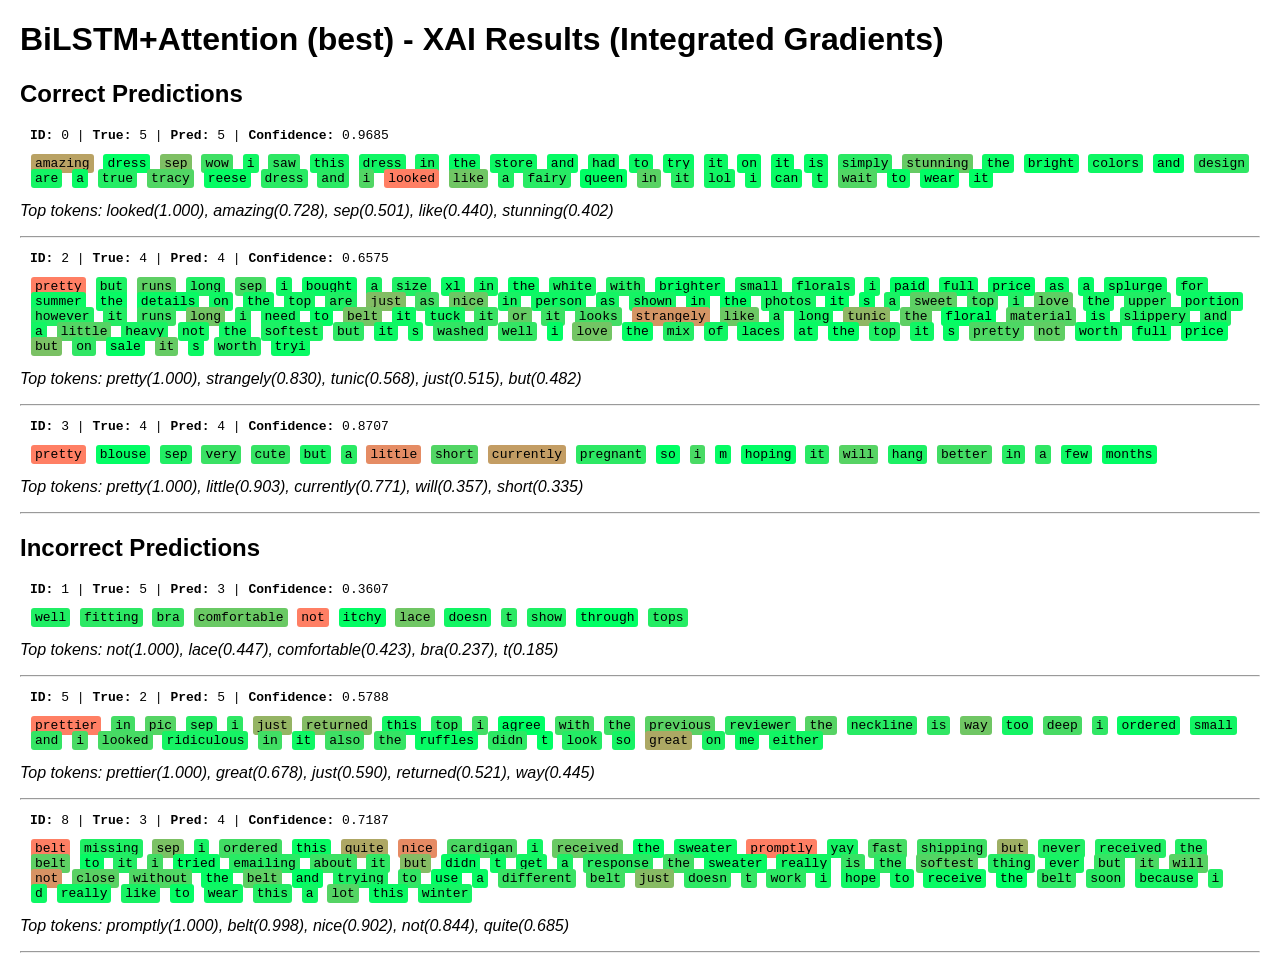
<file: outputs/reports/xai_results/bilstm_attention_xai.html>
<!DOCTYPE html>
<html><head><meta charset="utf-8"><title>XAI Results</title>
<style>body{font-family:Arial,sans-serif;margin:20px;}</style>
</head><body><h1>BiLSTM+Attention (best) - XAI Results (Integrated Gradients)</h1>
<h2>Correct Predictions</h2>
<div style='margin:10px;font-family:monospace;'><p><b>ID:</b> 0 | <b>True:</b> 5 | <b>Pred:</b> 5 | <b>Confidence:</b> 0.9685</p><span style="background-color:rgb(185,162,100);padding:2px 4px;margin:1px;border-radius:3px;" title="weight=0.7282">amazing</span> <span style="background-color:rgb(1,254,100);padding:2px 4px;margin:1px;border-radius:3px;" title="weight=0.0068">dress</span> <span style="background-color:rgb(127,191,100);padding:2px 4px;margin:1px;border-radius:3px;" title="weight=0.5009">sep</span> <span style="background-color:rgb(63,223,100);padding:2px 4px;margin:1px;border-radius:3px;" title="weight=0.2495">wow</span> <span style="background-color:rgb(17,246,100);padding:2px 4px;margin:1px;border-radius:3px;" title="weight=0.0701">i</span> <span style="background-color:rgb(46,231,100);padding:2px 4px;margin:1px;border-radius:3px;" title="weight=0.1834">saw</span> <span style="background-color:rgb(17,246,100);padding:2px 4px;margin:1px;border-radius:3px;" title="weight=0.0677">this</span> <span style="background-color:rgb(16,246,100);padding:2px 4px;margin:1px;border-radius:3px;" title="weight=0.0657">dress</span> <span style="background-color:rgb(20,244,100);padding:2px 4px;margin:1px;border-radius:3px;" title="weight=0.0815">in</span> <span style="background-color:rgb(7,251,100);padding:2px 4px;margin:1px;border-radius:3px;" title="weight=0.0304">the</span> <span style="background-color:rgb(12,248,100);padding:2px 4px;margin:1px;border-radius:3px;" title="weight=0.0496">store</span> <span style="background-color:rgb(6,251,100);padding:2px 4px;margin:1px;border-radius:3px;" title="weight=0.0249">and</span> <span style="background-color:rgb(13,248,100);padding:2px 4px;margin:1px;border-radius:3px;" title="weight=0.0519">had</span> <span style="background-color:rgb(10,249,100);padding:2px 4px;margin:1px;border-radius:3px;" title="weight=0.0397">to</span> <span style="background-color:rgb(8,250,100);padding:2px 4px;margin:1px;border-radius:3px;" title="weight=0.0350">try</span> <span style="background-color:rgb(12,248,100);padding:2px 4px;margin:1px;border-radius:3px;" title="weight=0.0490">it</span> <span style="background-color:rgb(2,253,100);padding:2px 4px;margin:1px;border-radius:3px;" title="weight=0.0096">on</span> <span style="background-color:rgb(2,253,100);padding:2px 4px;margin:1px;border-radius:3px;" title="weight=0.0098">it</span> <span style="background-color:rgb(6,251,100);padding:2px 4px;margin:1px;border-radius:3px;" title="weight=0.0252">is</span> <span style="background-color:rgb(43,233,100);padding:2px 4px;margin:1px;border-radius:3px;" title="weight=0.1723">simply</span> <span style="background-color:rgb(102,203,100);padding:2px 4px;margin:1px;border-radius:3px;" title="weight=0.4017">stunning</span> <span style="background-color:rgb(11,249,100);padding:2px 4px;margin:1px;border-radius:3px;" title="weight=0.0455">the</span> <span style="background-color:rgb(5,252,100);padding:2px 4px;margin:1px;border-radius:3px;" title="weight=0.0203">bright</span> <span style="background-color:rgb(14,247,100);padding:2px 4px;margin:1px;border-radius:3px;" title="weight=0.0578">colors</span> <span style="background-color:rgb(0,254,100);padding:2px 4px;margin:1px;border-radius:3px;" title="weight=0.0030">and</span> <span style="background-color:rgb(46,231,100);padding:2px 4px;margin:1px;border-radius:3px;" title="weight=0.1821">design</span> <span style="background-color:rgb(20,244,100);padding:2px 4px;margin:1px;border-radius:3px;" title="weight=0.0803">are</span> <span style="background-color:rgb(8,250,100);padding:2px 4px;margin:1px;border-radius:3px;" title="weight=0.0326">a</span> <span style="background-color:rgb(36,236,100);padding:2px 4px;margin:1px;border-radius:3px;" title="weight=0.1422">true</span> <span style="background-color:rgb(81,214,100);padding:2px 4px;margin:1px;border-radius:3px;" title="weight=0.3196">tracy</span> <span style="background-color:rgb(5,252,100);padding:2px 4px;margin:1px;border-radius:3px;" title="weight=0.0212">reese</span> <span style="background-color:rgb(41,234,100);padding:2px 4px;margin:1px;border-radius:3px;" title="weight=0.1612">dress</span> <span style="background-color:rgb(42,233,100);padding:2px 4px;margin:1px;border-radius:3px;" title="weight=0.1676">and</span> <span style="background-color:rgb(81,214,100);padding:2px 4px;margin:1px;border-radius:3px;" title="weight=0.3186">i</span> <span style="background-color:rgb(255,127,100);padding:2px 4px;margin:1px;border-radius:3px;" title="weight=1.0000">looked</span> <span style="background-color:rgb(112,198,100);padding:2px 4px;margin:1px;border-radius:3px;" title="weight=0.4398">like</span> <span style="background-color:rgb(32,238,100);padding:2px 4px;margin:1px;border-radius:3px;" title="weight=0.1273">a</span> <span style="background-color:rgb(40,234,100);padding:2px 4px;margin:1px;border-radius:3px;" title="weight=0.1592">fairy</span> <span style="background-color:rgb(0,255,100);padding:2px 4px;margin:1px;border-radius:3px;" title="weight=0.0000">queen</span> <span style="background-color:rgb(89,210,100);padding:2px 4px;margin:1px;border-radius:3px;" title="weight=0.3514">in</span> <span style="background-color:rgb(39,235,100);padding:2px 4px;margin:1px;border-radius:3px;" title="weight=0.1532">it</span> <span style="background-color:rgb(18,245,100);padding:2px 4px;margin:1px;border-radius:3px;" title="weight=0.0731">lol</span> <span style="background-color:rgb(10,249,100);padding:2px 4px;margin:1px;border-radius:3px;" title="weight=0.0400">i</span> <span style="background-color:rgb(9,250,100);padding:2px 4px;margin:1px;border-radius:3px;" title="weight=0.0365">can</span> <span style="background-color:rgb(15,247,100);padding:2px 4px;margin:1px;border-radius:3px;" title="weight=0.0622">t</span> <span style="background-color:rgb(81,214,100);padding:2px 4px;margin:1px;border-radius:3px;" title="weight=0.3187">wait</span> <span style="background-color:rgb(6,251,100);padding:2px 4px;margin:1px;border-radius:3px;" title="weight=0.0268">to</span> <span style="background-color:rgb(1,254,100);padding:2px 4px;margin:1px;border-radius:3px;" title="weight=0.0067">wear</span> <span style="background-color:rgb(1,254,100);padding:2px 4px;margin:1px;border-radius:3px;" title="weight=0.0062">it</span></div>
<p><em>Top tokens: looked(1.000), amazing(0.728), sep(0.501), like(0.440), stunning(0.402)</em></p><hr>
<div style='margin:10px;font-family:monospace;'><p><b>ID:</b> 2 | <b>True:</b> 4 | <b>Pred:</b> 4 | <b>Confidence:</b> 0.6575</p><span style="background-color:rgb(255,127,100);padding:2px 4px;margin:1px;border-radius:3px;" title="weight=1.0000">pretty</span> <span style="background-color:rgb(27,241,100);padding:2px 4px;margin:1px;border-radius:3px;" title="weight=0.1097">but</span> <span style="background-color:rgb(94,207,100);padding:2px 4px;margin:1px;border-radius:3px;" title="weight=0.3698">runs</span> <span style="background-color:rgb(32,238,100);padding:2px 4px;margin:1px;border-radius:3px;" title="weight=0.1259">long</span> <span style="background-color:rgb(70,219,100);padding:2px 4px;margin:1px;border-radius:3px;" title="weight=0.2770">sep</span> <span style="background-color:rgb(17,246,100);padding:2px 4px;margin:1px;border-radius:3px;" title="weight=0.0693">i</span> <span style="background-color:rgb(8,250,100);padding:2px 4px;margin:1px;border-radius:3px;" title="weight=0.0332">bought</span> <span style="background-color:rgb(28,240,100);padding:2px 4px;margin:1px;border-radius:3px;" title="weight=0.1101">a</span> <span style="background-color:rgb(31,239,100);padding:2px 4px;margin:1px;border-radius:3px;" title="weight=0.1227">size</span> <span style="background-color:rgb(10,249,100);padding:2px 4px;margin:1px;border-radius:3px;" title="weight=0.0403">xl</span> <span style="background-color:rgb(17,246,100);padding:2px 4px;margin:1px;border-radius:3px;" title="weight=0.0684">in</span> <span style="background-color:rgb(5,252,100);padding:2px 4px;margin:1px;border-radius:3px;" title="weight=0.0214">the</span> <span style="background-color:rgb(21,244,100);padding:2px 4px;margin:1px;border-radius:3px;" title="weight=0.0844">white</span> <span style="background-color:rgb(33,238,100);padding:2px 4px;margin:1px;border-radius:3px;" title="weight=0.1326">with</span> <span style="background-color:rgb(4,252,100);padding:2px 4px;margin:1px;border-radius:3px;" title="weight=0.0195">brighter</span> <span style="background-color:rgb(21,244,100);padding:2px 4px;margin:1px;border-radius:3px;" title="weight=0.0839">small</span> <span style="background-color:rgb(16,246,100);padding:2px 4px;margin:1px;border-radius:3px;" title="weight=0.0664">florals</span> <span style="background-color:rgb(13,248,100);padding:2px 4px;margin:1px;border-radius:3px;" title="weight=0.0531">i</span> <span style="background-color:rgb(1,254,100);padding:2px 4px;margin:1px;border-radius:3px;" title="weight=0.0042">paid</span> <span style="background-color:rgb(7,251,100);padding:2px 4px;margin:1px;border-radius:3px;" title="weight=0.0301">full</span> <span style="background-color:rgb(2,253,100);padding:2px 4px;margin:1px;border-radius:3px;" title="weight=0.0112">price</span> <span style="background-color:rgb(7,251,100);padding:2px 4px;margin:1px;border-radius:3px;" title="weight=0.0276">as</span> <span style="background-color:rgb(6,251,100);padding:2px 4px;margin:1px;border-radius:3px;" title="weight=0.0261">a</span> <span style="background-color:rgb(12,248,100);padding:2px 4px;margin:1px;border-radius:3px;" title="weight=0.0506">splurge</span> <span style="background-color:rgb(17,246,100);padding:2px 4px;margin:1px;border-radius:3px;" title="weight=0.0705">for</span> <span style="background-color:rgb(12,248,100);padding:2px 4px;margin:1px;border-radius:3px;" title="weight=0.0475">summer</span> <span style="background-color:rgb(7,251,100);padding:2px 4px;margin:1px;border-radius:3px;" title="weight=0.0284">the</span> <span style="background-color:rgb(8,250,100);padding:2px 4px;margin:1px;border-radius:3px;" title="weight=0.0338">details</span> <span style="background-color:rgb(15,247,100);padding:2px 4px;margin:1px;border-radius:3px;" title="weight=0.0606">on</span> <span style="background-color:rgb(14,247,100);padding:2px 4px;margin:1px;border-radius:3px;" title="weight=0.0587">the</span> <span style="background-color:rgb(18,245,100);padding:2px 4px;margin:1px;border-radius:3px;" title="weight=0.0728">top</span> <span style="background-color:rgb(30,239,100);padding:2px 4px;margin:1px;border-radius:3px;" title="weight=0.1196">are</span> <span style="background-color:rgb(130,189,100);padding:2px 4px;margin:1px;border-radius:3px;" title="weight=0.5135">just</span> <span style="background-color:rgb(67,221,100);padding:2px 4px;margin:1px;border-radius:3px;" title="weight=0.2641">as</span> <span style="background-color:rgb(108,200,100);padding:2px 4px;margin:1px;border-radius:3px;" title="weight=0.4249">nice</span> <span style="background-color:rgb(23,243,100);padding:2px 4px;margin:1px;border-radius:3px;" title="weight=0.0915">in</span> <span style="background-color:rgb(14,247,100);padding:2px 4px;margin:1px;border-radius:3px;" title="weight=0.0558">person</span> <span style="background-color:rgb(20,244,100);padding:2px 4px;margin:1px;border-radius:3px;" title="weight=0.0789">as</span> <span style="background-color:rgb(21,244,100);padding:2px 4px;margin:1px;border-radius:3px;" title="weight=0.0837">shown</span> <span style="background-color:rgb(7,251,100);padding:2px 4px;margin:1px;border-radius:3px;" title="weight=0.0301">in</span> <span style="background-color:rgb(1,254,100);padding:2px 4px;margin:1px;border-radius:3px;" title="weight=0.0078">the</span> <span style="background-color:rgb(23,243,100);padding:2px 4px;margin:1px;border-radius:3px;" title="weight=0.0928">photos</span> <span style="background-color:rgb(1,254,100);padding:2px 4px;margin:1px;border-radius:3px;" title="weight=0.0049">it</span> <span style="background-color:rgb(2,253,100);padding:2px 4px;margin:1px;border-radius:3px;" title="weight=0.0113">s</span> <span style="background-color:rgb(25,242,100);padding:2px 4px;margin:1px;border-radius:3px;" title="weight=0.1002">a</span> <span style="background-color:rgb(93,208,100);padding:2px 4px;margin:1px;border-radius:3px;" title="weight=0.3668">sweet</span> <span style="background-color:rgb(59,225,100);padding:2px 4px;margin:1px;border-radius:3px;" title="weight=0.2317">top</span> <span style="background-color:rgb(35,237,100);padding:2px 4px;margin:1px;border-radius:3px;" title="weight=0.1392">i</span> <span style="background-color:rgb(95,207,100);padding:2px 4px;margin:1px;border-radius:3px;" title="weight=0.3750">love</span> <span style="background-color:rgb(16,246,100);padding:2px 4px;margin:1px;border-radius:3px;" title="weight=0.0660">the</span> <span style="background-color:rgb(32,238,100);padding:2px 4px;margin:1px;border-radius:3px;" title="weight=0.1285">upper</span> <span style="background-color:rgb(10,249,100);padding:2px 4px;margin:1px;border-radius:3px;" title="weight=0.0393">portion</span> <span style="background-color:rgb(33,238,100);padding:2px 4px;margin:1px;border-radius:3px;" title="weight=0.1315">however</span> <span style="background-color:rgb(37,236,100);padding:2px 4px;margin:1px;border-radius:3px;" title="weight=0.1454">it</span> <span style="background-color:rgb(56,226,100);padding:2px 4px;margin:1px;border-radius:3px;" title="weight=0.2214">runs</span> <span style="background-color:rgb(115,197,100);padding:2px 4px;margin:1px;border-radius:3px;" title="weight=0.4524">long</span> <span style="background-color:rgb(36,236,100);padding:2px 4px;margin:1px;border-radius:3px;" title="weight=0.1433">i</span> <span style="background-color:rgb(19,245,100);padding:2px 4px;margin:1px;border-radius:3px;" title="weight=0.0769">need</span> <span style="background-color:rgb(4,252,100);padding:2px 4px;margin:1px;border-radius:3px;" title="weight=0.0171">to</span> <span style="background-color:rgb(118,195,100);padding:2px 4px;margin:1px;border-radius:3px;" title="weight=0.4637">belt</span> <span style="background-color:rgb(12,248,100);padding:2px 4px;margin:1px;border-radius:3px;" title="weight=0.0498">it</span> <span style="background-color:rgb(22,243,100);padding:2px 4px;margin:1px;border-radius:3px;" title="weight=0.0897">tuck</span> <span style="background-color:rgb(57,226,100);padding:2px 4px;margin:1px;border-radius:3px;" title="weight=0.2239">it</span> <span style="background-color:rgb(101,204,100);padding:2px 4px;margin:1px;border-radius:3px;" title="weight=0.3999">or</span> <span style="background-color:rgb(59,225,100);padding:2px 4px;margin:1px;border-radius:3px;" title="weight=0.2351">it</span> <span style="background-color:rgb(67,221,100);padding:2px 4px;margin:1px;border-radius:3px;" title="weight=0.2642">looks</span> <span style="background-color:rgb(211,149,100);padding:2px 4px;margin:1px;border-radius:3px;" title="weight=0.8291">strangely</span> <span style="background-color:rgb(108,200,100);padding:2px 4px;margin:1px;border-radius:3px;" title="weight=0.4274">like</span> <span style="background-color:rgb(30,239,100);padding:2px 4px;margin:1px;border-radius:3px;" title="weight=0.1212">a</span> <span style="background-color:rgb(19,245,100);padding:2px 4px;margin:1px;border-radius:3px;" title="weight=0.0746">long</span> <span style="background-color:rgb(144,182,100);padding:2px 4px;margin:1px;border-radius:3px;" title="weight=0.5666">tunic</span> <span style="background-color:rgb(94,207,100);padding:2px 4px;margin:1px;border-radius:3px;" title="weight=0.3694">the</span> <span style="background-color:rgb(0,255,100);padding:2px 4px;margin:1px;border-radius:3px;" title="weight=0.0000">floral</span> <span style="background-color:rgb(84,212,100);padding:2px 4px;margin:1px;border-radius:3px;" title="weight=0.3297">material</span> <span style="background-color:rgb(9,250,100);padding:2px 4px;margin:1px;border-radius:3px;" title="weight=0.0385">is</span> <span style="background-color:rgb(30,239,100);padding:2px 4px;margin:1px;border-radius:3px;" title="weight=0.1198">slippery</span> <span style="background-color:rgb(35,237,100);padding:2px 4px;margin:1px;border-radius:3px;" title="weight=0.1378">and</span> <span style="background-color:rgb(19,245,100);padding:2px 4px;margin:1px;border-radius:3px;" title="weight=0.0779">a</span> <span style="background-color:rgb(84,212,100);padding:2px 4px;margin:1px;border-radius:3px;" title="weight=0.3317">little</span> <span style="background-color:rgb(23,243,100);padding:2px 4px;margin:1px;border-radius:3px;" title="weight=0.0911">heavy</span> <span style="background-color:rgb(16,246,100);padding:2px 4px;margin:1px;border-radius:3px;" title="weight=0.0634">not</span> <span style="background-color:rgb(15,247,100);padding:2px 4px;margin:1px;border-radius:3px;" title="weight=0.0623">the</span> <span style="background-color:rgb(27,241,100);padding:2px 4px;margin:1px;border-radius:3px;" title="weight=0.1097">softest</span> <span style="background-color:rgb(47,231,100);padding:2px 4px;margin:1px;border-radius:3px;" title="weight=0.1878">but</span> <span style="background-color:rgb(14,247,100);padding:2px 4px;margin:1px;border-radius:3px;" title="weight=0.0569">it</span> <span style="background-color:rgb(17,246,100);padding:2px 4px;margin:1px;border-radius:3px;" title="weight=0.0671">s</span> <span style="background-color:rgb(50,229,100);padding:2px 4px;margin:1px;border-radius:3px;" title="weight=0.1965">washed</span> <span style="background-color:rgb(51,229,100);padding:2px 4px;margin:1px;border-radius:3px;" title="weight=0.2034">well</span> <span style="background-color:rgb(2,253,100);padding:2px 4px;margin:1px;border-radius:3px;" title="weight=0.0103">i</span> <span style="background-color:rgb(115,197,100);padding:2px 4px;margin:1px;border-radius:3px;" title="weight=0.4521">love</span> <span style="background-color:rgb(5,252,100);padding:2px 4px;margin:1px;border-radius:3px;" title="weight=0.0223">the</span> <span style="background-color:rgb(36,236,100);padding:2px 4px;margin:1px;border-radius:3px;" title="weight=0.1427">mix</span> <span style="background-color:rgb(18,245,100);padding:2px 4px;margin:1px;border-radius:3px;" title="weight=0.0706">of</span> <span style="background-color:rgb(13,248,100);padding:2px 4px;margin:1px;border-radius:3px;" title="weight=0.0525">laces</span> <span style="background-color:rgb(8,250,100);padding:2px 4px;margin:1px;border-radius:3px;" title="weight=0.0343">at</span> <span style="background-color:rgb(0,254,100);padding:2px 4px;margin:1px;border-radius:3px;" title="weight=0.0016">the</span> <span style="background-color:rgb(32,238,100);padding:2px 4px;margin:1px;border-radius:3px;" title="weight=0.1276">top</span> <span style="background-color:rgb(16,246,100);padding:2px 4px;margin:1px;border-radius:3px;" title="weight=0.0646">it</span> <span style="background-color:rgb(8,250,100);padding:2px 4px;margin:1px;border-radius:3px;" title="weight=0.0333">s</span> <span style="background-color:rgb(78,215,100);padding:2px 4px;margin:1px;border-radius:3px;" title="weight=0.3075">pretty</span> <span style="background-color:rgb(96,206,100);padding:2px 4px;margin:1px;border-radius:3px;" title="weight=0.3802">not</span> <span style="background-color:rgb(14,247,100);padding:2px 4px;margin:1px;border-radius:3px;" title="weight=0.0553">worth</span> <span style="background-color:rgb(7,251,100);padding:2px 4px;margin:1px;border-radius:3px;" title="weight=0.0285">full</span> <span style="background-color:rgb(0,254,100);padding:2px 4px;margin:1px;border-radius:3px;" title="weight=0.0007">price</span> <span style="background-color:rgb(122,193,100);padding:2px 4px;margin:1px;border-radius:3px;" title="weight=0.4799">but</span> <span style="background-color:rgb(48,230,100);padding:2px 4px;margin:1px;border-radius:3px;" title="weight=0.1911">on</span> <span style="background-color:rgb(3,253,100);padding:2px 4px;margin:1px;border-radius:3px;" title="weight=0.0147">sale</span> <span style="background-color:rgb(102,203,100);padding:2px 4px;margin:1px;border-radius:3px;" title="weight=0.4030">it</span> <span style="background-color:rgb(11,249,100);padding:2px 4px;margin:1px;border-radius:3px;" title="weight=0.0442">s</span> <span style="background-color:rgb(34,237,100);padding:2px 4px;margin:1px;border-radius:3px;" title="weight=0.1335">worth</span> <span style="background-color:rgb(8,250,100);padding:2px 4px;margin:1px;border-radius:3px;" title="weight=0.0321">tryi</span></div>
<p><em>Top tokens: pretty(1.000), strangely(0.830), tunic(0.568), just(0.515), but(0.482)</em></p><hr>
<div style='margin:10px;font-family:monospace;'><p><b>ID:</b> 3 | <b>True:</b> 4 | <b>Pred:</b> 4 | <b>Confidence:</b> 0.8707</p><span style="background-color:rgb(255,127,100);padding:2px 4px;margin:1px;border-radius:3px;" title="weight=1.0000">pretty</span> <span style="background-color:rgb(3,253,100);padding:2px 4px;margin:1px;border-radius:3px;" title="weight=0.0152">blouse</span> <span style="background-color:rgb(33,238,100);padding:2px 4px;margin:1px;border-radius:3px;" title="weight=0.1309">sep</span> <span style="background-color:rgb(58,225,100);padding:2px 4px;margin:1px;border-radius:3px;" title="weight=0.2293">very</span> <span style="background-color:rgb(53,228,100);padding:2px 4px;margin:1px;border-radius:3px;" title="weight=0.2102">cute</span> <span style="background-color:rgb(27,241,100);padding:2px 4px;margin:1px;border-radius:3px;" title="weight=0.1071">but</span> <span style="background-color:rgb(41,234,100);padding:2px 4px;margin:1px;border-radius:3px;" title="weight=0.1622">a</span> <span style="background-color:rgb(229,140,100);padding:2px 4px;margin:1px;border-radius:3px;" title="weight=0.9015">little</span> <span style="background-color:rgb(82,213,100);padding:2px 4px;margin:1px;border-radius:3px;" title="weight=0.3222">short</span> <span style="background-color:rgb(195,157,100);padding:2px 4px;margin:1px;border-radius:3px;" title="weight=0.7672">currently</span> <span style="background-color:rgb(45,232,100);padding:2px 4px;margin:1px;border-radius:3px;" title="weight=0.1790">pregnant</span> <span style="background-color:rgb(0,255,100);padding:2px 4px;margin:1px;border-radius:3px;" title="weight=0.0000">so</span> <span style="background-color:rgb(73,218,100);padding:2px 4px;margin:1px;border-radius:3px;" title="weight=0.2864">i</span> <span style="background-color:rgb(5,252,100);padding:2px 4px;margin:1px;border-radius:3px;" title="weight=0.0214">m</span> <span style="background-color:rgb(2,253,100);padding:2px 4px;margin:1px;border-radius:3px;" title="weight=0.0111">hoping</span> <span style="background-color:rgb(42,233,100);padding:2px 4px;margin:1px;border-radius:3px;" title="weight=0.1666">it</span> <span style="background-color:rgb(87,211,100);padding:2px 4px;margin:1px;border-radius:3px;" title="weight=0.3447">will</span> <span style="background-color:rgb(28,240,100);padding:2px 4px;margin:1px;border-radius:3px;" title="weight=0.1116">hang</span> <span style="background-color:rgb(66,221,100);padding:2px 4px;margin:1px;border-radius:3px;" title="weight=0.2591">better</span> <span style="background-color:rgb(39,235,100);padding:2px 4px;margin:1px;border-radius:3px;" title="weight=0.1539">in</span> <span style="background-color:rgb(47,231,100);padding:2px 4px;margin:1px;border-radius:3px;" title="weight=0.1849">a</span> <span style="background-color:rgb(14,247,100);padding:2px 4px;margin:1px;border-radius:3px;" title="weight=0.0573">few</span> <span style="background-color:rgb(2,253,100);padding:2px 4px;margin:1px;border-radius:3px;" title="weight=0.0109">months</span></div>
<p><em>Top tokens: pretty(1.000), little(0.903), currently(0.771), will(0.357), short(0.335)</em></p><hr>
<h2>Incorrect Predictions</h2>
<div style='margin:10px;font-family:monospace;'><p><b>ID:</b> 1 | <b>True:</b> 5 | <b>Pred:</b> 3 | <b>Confidence:</b> 0.3607</p><span style="background-color:rgb(32,238,100);padding:2px 4px;margin:1px;border-radius:3px;" title="weight=0.1282">well</span> <span style="background-color:rgb(44,232,100);padding:2px 4px;margin:1px;border-radius:3px;" title="weight=0.1748">fitting</span> <span style="background-color:rgb(58,225,100);padding:2px 4px;margin:1px;border-radius:3px;" title="weight=0.2293">bra</span> <span style="background-color:rgb(106,201,100);padding:2px 4px;margin:1px;border-radius:3px;" title="weight=0.4164">comfortable</span> <span style="background-color:rgb(255,127,100);padding:2px 4px;margin:1px;border-radius:3px;" title="weight=1.0000">not</span> <span style="background-color:rgb(4,252,100);padding:2px 4px;margin:1px;border-radius:3px;" title="weight=0.0193">itchy</span> <span style="background-color:rgb(112,198,100);padding:2px 4px;margin:1px;border-radius:3px;" title="weight=0.4414">lace</span> <span style="background-color:rgb(18,245,100);padding:2px 4px;margin:1px;border-radius:3px;" title="weight=0.0731">doesn</span> <span style="background-color:rgb(44,232,100);padding:2px 4px;margin:1px;border-radius:3px;" title="weight=0.1764">t</span> <span style="background-color:rgb(29,240,100);padding:2px 4px;margin:1px;border-radius:3px;" title="weight=0.1146">show</span> <span style="background-color:rgb(0,255,100);padding:2px 4px;margin:1px;border-radius:3px;" title="weight=0.0000">through</span> <span style="background-color:rgb(37,236,100);padding:2px 4px;margin:1px;border-radius:3px;" title="weight=0.1485">tops</span></div>
<p><em>Top tokens: not(1.000), lace(0.447), comfortable(0.423), bra(0.237), t(0.185)</em></p><hr>
<div style='margin:10px;font-family:monospace;'><p><b>ID:</b> 5 | <b>True:</b> 2 | <b>Pred:</b> 5 | <b>Confidence:</b> 0.5788</p><span style="background-color:rgb(255,127,100);padding:2px 4px;margin:1px;border-radius:3px;" title="weight=1.0000">prettier</span> <span style="background-color:rgb(67,221,100);padding:2px 4px;margin:1px;border-radius:3px;" title="weight=0.2650">in</span> <span style="background-color:rgb(85,212,100);padding:2px 4px;margin:1px;border-radius:3px;" title="weight=0.3334">pic</span> <span style="background-color:rgb(38,235,100);padding:2px 4px;margin:1px;border-radius:3px;" title="weight=0.1525">sep</span> <span style="background-color:rgb(46,231,100);padding:2px 4px;margin:1px;border-radius:3px;" title="weight=0.1811">i</span> <span style="background-color:rgb(149,180,100);padding:2px 4px;margin:1px;border-radius:3px;" title="weight=0.5871">just</span> <span style="background-color:rgb(132,188,100);padding:2px 4px;margin:1px;border-radius:3px;" title="weight=0.5179">returned</span> <span style="background-color:rgb(18,245,100);padding:2px 4px;margin:1px;border-radius:3px;" title="weight=0.0736">this</span> <span style="background-color:rgb(41,234,100);padding:2px 4px;margin:1px;border-radius:3px;" title="weight=0.1638">top</span> <span style="background-color:rgb(67,221,100);padding:2px 4px;margin:1px;border-radius:3px;" title="weight=0.2630">i</span> <span style="background-color:rgb(0,254,100);padding:2px 4px;margin:1px;border-radius:3px;" title="weight=0.0010">agree</span> <span style="background-color:rgb(63,223,100);padding:2px 4px;margin:1px;border-radius:3px;" title="weight=0.2501">with</span> <span style="background-color:rgb(60,224,100);padding:2px 4px;margin:1px;border-radius:3px;" title="weight=0.2381">the</span> <span style="background-color:rgb(91,209,100);padding:2px 4px;margin:1px;border-radius:3px;" title="weight=0.3592">previous</span> <span style="background-color:rgb(46,231,100);padding:2px 4px;margin:1px;border-radius:3px;" title="weight=0.1832">reviewer</span> <span style="background-color:rgb(86,211,100);padding:2px 4px;margin:1px;border-radius:3px;" title="weight=0.3391">the</span> <span style="background-color:rgb(39,235,100);padding:2px 4px;margin:1px;border-radius:3px;" title="weight=0.1536">neckline</span> <span style="background-color:rgb(49,230,100);padding:2px 4px;margin:1px;border-radius:3px;" title="weight=0.1947">is</span> <span style="background-color:rgb(112,198,100);padding:2px 4px;margin:1px;border-radius:3px;" title="weight=0.4418">way</span> <span style="background-color:rgb(20,244,100);padding:2px 4px;margin:1px;border-radius:3px;" title="weight=0.0795">too</span> <span style="background-color:rgb(72,218,100);padding:2px 4px;margin:1px;border-radius:3px;" title="weight=0.2846">deep</span> <span style="background-color:rgb(48,230,100);padding:2px 4px;margin:1px;border-radius:3px;" title="weight=0.1913">i</span> <span style="background-color:rgb(8,250,100);padding:2px 4px;margin:1px;border-radius:3px;" title="weight=0.0333">ordered</span> <span style="background-color:rgb(19,245,100);padding:2px 4px;margin:1px;border-radius:3px;" title="weight=0.0783">small</span> <span style="background-color:rgb(52,228,100);padding:2px 4px;margin:1px;border-radius:3px;" title="weight=0.2070">and</span> <span style="background-color:rgb(72,218,100);padding:2px 4px;margin:1px;border-radius:3px;" title="weight=0.2830">i</span> <span style="background-color:rgb(71,219,100);padding:2px 4px;margin:1px;border-radius:3px;" title="weight=0.2806">looked</span> <span style="background-color:rgb(22,243,100);padding:2px 4px;margin:1px;border-radius:3px;" title="weight=0.0881">ridiculous</span> <span style="background-color:rgb(65,222,100);padding:2px 4px;margin:1px;border-radius:3px;" title="weight=0.2562">in</span> <span style="background-color:rgb(15,247,100);padding:2px 4px;margin:1px;border-radius:3px;" title="weight=0.0590">it</span> <span style="background-color:rgb(62,223,100);padding:2px 4px;margin:1px;border-radius:3px;" title="weight=0.2451">also</span> <span style="background-color:rgb(52,228,100);padding:2px 4px;margin:1px;border-radius:3px;" title="weight=0.2048">the</span> <span style="background-color:rgb(6,251,100);padding:2px 4px;margin:1px;border-radius:3px;" title="weight=0.0241">ruffles</span> <span style="background-color:rgb(45,232,100);padding:2px 4px;margin:1px;border-radius:3px;" title="weight=0.1789">didn</span> <span style="background-color:rgb(0,255,100);padding:2px 4px;margin:1px;border-radius:3px;" title="weight=0.0000">t</span> <span style="background-color:rgb(36,236,100);padding:2px 4px;margin:1px;border-radius:3px;" title="weight=0.1440">look</span> <span style="background-color:rgb(22,243,100);padding:2px 4px;margin:1px;border-radius:3px;" title="weight=0.0873">so</span> <span style="background-color:rgb(172,168,100);padding:2px 4px;margin:1px;border-radius:3px;" title="weight=0.6760">great</span> <span style="background-color:rgb(26,241,100);padding:2px 4px;margin:1px;border-radius:3px;" title="weight=0.1046">on</span> <span style="background-color:rgb(12,248,100);padding:2px 4px;margin:1px;border-radius:3px;" title="weight=0.0479">me</span> <span style="background-color:rgb(17,246,100);padding:2px 4px;margin:1px;border-radius:3px;" title="weight=0.0693">either</span></div>
<p><em>Top tokens: prettier(1.000), great(0.678), just(0.590), returned(0.521), way(0.445)</em></p><hr>
<div style='margin:10px;font-family:monospace;'><p><b>ID:</b> 8 | <b>True:</b> 3 | <b>Pred:</b> 4 | <b>Confidence:</b> 0.7187</p><span style="background-color:rgb(254,127,100);padding:2px 4px;margin:1px;border-radius:3px;" title="weight=0.9981">belt</span> <span style="background-color:rgb(31,239,100);padding:2px 4px;margin:1px;border-radius:3px;" title="weight=0.1221">missing</span> <span style="background-color:rgb(123,193,100);padding:2px 4px;margin:1px;border-radius:3px;" title="weight=0.4855">sep</span> <span style="background-color:rgb(24,242,100);padding:2px 4px;margin:1px;border-radius:3px;" title="weight=0.0973">i</span> <span style="background-color:rgb(66,221,100);padding:2px 4px;margin:1px;border-radius:3px;" title="weight=0.2605">ordered</span> <span style="background-color:rgb(7,251,100);padding:2px 4px;margin:1px;border-radius:3px;" title="weight=0.0294">this</span> <span style="background-color:rgb(174,167,100);padding:2px 4px;margin:1px;border-radius:3px;" title="weight=0.6844">quite</span> <span style="background-color:rgb(230,139,100);padding:2px 4px;margin:1px;border-radius:3px;" title="weight=0.9022">nice</span> <span style="background-color:rgb(76,216,100);padding:2px 4px;margin:1px;border-radius:3px;" title="weight=0.2997">cardigan</span> <span style="background-color:rgb(19,245,100);padding:2px 4px;margin:1px;border-radius:3px;" title="weight=0.0777">i</span> <span style="background-color:rgb(106,201,100);padding:2px 4px;margin:1px;border-radius:3px;" title="weight=0.4182">received</span> <span style="background-color:rgb(2,253,100);padding:2px 4px;margin:1px;border-radius:3px;" title="weight=0.0102">the</span> <span style="background-color:rgb(12,248,100);padding:2px 4px;margin:1px;border-radius:3px;" title="weight=0.0488">sweater</span> <span style="background-color:rgb(255,127,100);padding:2px 4px;margin:1px;border-radius:3px;" title="weight=1.0000">promptly</span> <span style="background-color:rgb(22,243,100);padding:2px 4px;margin:1px;border-radius:3px;" title="weight=0.0883">yay</span> <span style="background-color:rgb(69,220,100);padding:2px 4px;margin:1px;border-radius:3px;" title="weight=0.2728">fast</span> <span style="background-color:rgb(62,223,100);padding:2px 4px;margin:1px;border-radius:3px;" title="weight=0.2432">shipping</span> <span style="background-color:rgb(158,175,100);padding:2px 4px;margin:1px;border-radius:3px;" title="weight=0.6219">but</span> <span style="background-color:rgb(32,238,100);padding:2px 4px;margin:1px;border-radius:3px;" title="weight=0.1268">never</span> <span style="background-color:rgb(33,238,100);padding:2px 4px;margin:1px;border-radius:3px;" title="weight=0.1333">received</span> <span style="background-color:rgb(35,237,100);padding:2px 4px;margin:1px;border-radius:3px;" title="weight=0.1394">the</span> <span style="background-color:rgb(94,207,100);padding:2px 4px;margin:1px;border-radius:3px;" title="weight=0.3713">belt</span> <span style="background-color:rgb(6,251,100);padding:2px 4px;margin:1px;border-radius:3px;" title="weight=0.0237">to</span> <span style="background-color:rgb(36,236,100);padding:2px 4px;margin:1px;border-radius:3px;" title="weight=0.1446">it</span> <span style="background-color:rgb(66,221,100);padding:2px 4px;margin:1px;border-radius:3px;" title="weight=0.2627">i</span> <span style="background-color:rgb(5,252,100);padding:2px 4px;margin:1px;border-radius:3px;" title="weight=0.0233">tried</span> <span style="background-color:rgb(41,234,100);padding:2px 4px;margin:1px;border-radius:3px;" title="weight=0.1641">emailing</span> <span style="background-color:rgb(59,225,100);padding:2px 4px;margin:1px;border-radius:3px;" title="weight=0.2350">about</span> <span style="background-color:rgb(47,231,100);padding:2px 4px;margin:1px;border-radius:3px;" title="weight=0.1858">it</span> <span style="background-color:rgb(133,188,100);padding:2px 4px;margin:1px;border-radius:3px;" title="weight=0.5225">but</span> <span style="background-color:rgb(6,251,100);padding:2px 4px;margin:1px;border-radius:3px;" title="weight=0.0253">didn</span> <span style="background-color:rgb(13,248,100);padding:2px 4px;margin:1px;border-radius:3px;" title="weight=0.0523">t</span> <span style="background-color:rgb(19,245,100);padding:2px 4px;margin:1px;border-radius:3px;" title="weight=0.0776">get</span> <span style="background-color:rgb(29,240,100);padding:2px 4px;margin:1px;border-radius:3px;" title="weight=0.1150">a</span> <span style="background-color:rgb(43,233,100);padding:2px 4px;margin:1px;border-radius:3px;" title="weight=0.1708">response</span> <span style="background-color:rgb(64,222,100);padding:2px 4px;margin:1px;border-radius:3px;" title="weight=0.2539">the</span> <span style="background-color:rgb(10,249,100);padding:2px 4px;margin:1px;border-radius:3px;" title="weight=0.0393">sweater</span> <span style="background-color:rgb(16,246,100);padding:2px 4px;margin:1px;border-radius:3px;" title="weight=0.0640">really</span> <span style="background-color:rgb(54,227,100);padding:2px 4px;margin:1px;border-radius:3px;" title="weight=0.2152">is</span> <span style="background-color:rgb(46,231,100);padding:2px 4px;margin:1px;border-radius:3px;" title="weight=0.1822">the</span> <span style="background-color:rgb(84,212,100);padding:2px 4px;margin:1px;border-radius:3px;" title="weight=0.3327">softest</span> <span style="background-color:rgb(37,236,100);padding:2px 4px;margin:1px;border-radius:3px;" title="weight=0.1453">thing</span> <span style="background-color:rgb(23,243,100);padding:2px 4px;margin:1px;border-radius:3px;" title="weight=0.0933">ever</span> <span style="background-color:rgb(55,227,100);padding:2px 4px;margin:1px;border-radius:3px;" title="weight=0.2178">but</span> <span style="background-color:rgb(75,217,100);padding:2px 4px;margin:1px;border-radius:3px;" title="weight=0.2976">it</span> <span style="background-color:rgb(89,210,100);padding:2px 4px;margin:1px;border-radius:3px;" title="weight=0.3518">will</span> <span style="background-color:rgb(215,147,100);padding:2px 4px;margin:1px;border-radius:3px;" title="weight=0.8432">not</span> <span style="background-color:rgb(90,209,100);padding:2px 4px;margin:1px;border-radius:3px;" title="weight=0.3561">close</span> <span style="background-color:rgb(80,214,100);padding:2px 4px;margin:1px;border-radius:3px;" title="weight=0.3159">without</span> <span style="background-color:rgb(5,252,100);padding:2px 4px;margin:1px;border-radius:3px;" title="weight=0.0201">the</span> <span style="background-color:rgb(94,207,100);padding:2px 4px;margin:1px;border-radius:3px;" title="weight=0.3725">belt</span> <span style="background-color:rgb(2,253,100);padding:2px 4px;margin:1px;border-radius:3px;" title="weight=0.0085">and</span> <span style="background-color:rgb(30,239,100);padding:2px 4px;margin:1px;border-radius:3px;" title="weight=0.1199">trying</span> <span style="background-color:rgb(50,229,100);padding:2px 4px;margin:1px;border-radius:3px;" title="weight=0.1966">to</span> <span style="background-color:rgb(1,254,100);padding:2px 4px;margin:1px;border-radius:3px;" title="weight=0.0048">use</span> <span style="background-color:rgb(9,250,100);padding:2px 4px;margin:1px;border-radius:3px;" title="weight=0.0378">a</span> <span style="background-color:rgb(57,226,100);padding:2px 4px;margin:1px;border-radius:3px;" title="weight=0.2273">different</span> <span style="background-color:rgb(64,222,100);padding:2px 4px;margin:1px;border-radius:3px;" title="weight=0.2546">belt</span> <span style="background-color:rgb(135,187,100);padding:2px 4px;margin:1px;border-radius:3px;" title="weight=0.5298">just</span> <span style="background-color:rgb(45,232,100);padding:2px 4px;margin:1px;border-radius:3px;" title="weight=0.1772">doesn</span> <span style="background-color:rgb(52,228,100);padding:2px 4px;margin:1px;border-radius:3px;" title="weight=0.2055">t</span> <span style="background-color:rgb(45,232,100);padding:2px 4px;margin:1px;border-radius:3px;" title="weight=0.1800">work</span> <span style="background-color:rgb(19,245,100);padding:2px 4px;margin:1px;border-radius:3px;" title="weight=0.0767">i</span> <span style="background-color:rgb(17,246,100);padding:2px 4px;margin:1px;border-radius:3px;" title="weight=0.0677">hope</span> <span style="background-color:rgb(11,249,100);padding:2px 4px;margin:1px;border-radius:3px;" title="weight=0.0470">to</span> <span style="background-color:rgb(9,250,100);padding:2px 4px;margin:1px;border-radius:3px;" title="weight=0.0366">receive</span> <span style="background-color:rgb(0,255,100);padding:2px 4px;margin:1px;border-radius:3px;" title="weight=0.0000">the</span> <span style="background-color:rgb(46,231,100);padding:2px 4px;margin:1px;border-radius:3px;" title="weight=0.1826">belt</span> <span style="background-color:rgb(42,233,100);padding:2px 4px;margin:1px;border-radius:3px;" title="weight=0.1656">soon</span> <span style="background-color:rgb(23,243,100);padding:2px 4px;margin:1px;border-radius:3px;" title="weight=0.0939">because</span> <span style="background-color:rgb(34,237,100);padding:2px 4px;margin:1px;border-radius:3px;" title="weight=0.1351">i</span> <span style="background-color:rgb(12,248,100);padding:2px 4px;margin:1px;border-radius:3px;" title="weight=0.0480">d</span> <span style="background-color:rgb(13,248,100);padding:2px 4px;margin:1px;border-radius:3px;" title="weight=0.0549">really</span> <span style="background-color:rgb(24,242,100);padding:2px 4px;margin:1px;border-radius:3px;" title="weight=0.0958">like</span> <span style="background-color:rgb(5,252,100);padding:2px 4px;margin:1px;border-radius:3px;" title="weight=0.0212">to</span> <span style="background-color:rgb(14,247,100);padding:2px 4px;margin:1px;border-radius:3px;" title="weight=0.0559">wear</span> <span style="background-color:rgb(34,237,100);padding:2px 4px;margin:1px;border-radius:3px;" title="weight=0.1367">this</span> <span style="background-color:rgb(18,245,100);padding:2px 4px;margin:1px;border-radius:3px;" title="weight=0.0731">a</span> <span style="background-color:rgb(85,212,100);padding:2px 4px;margin:1px;border-radius:3px;" title="weight=0.3358">lot</span> <span style="background-color:rgb(10,249,100);padding:2px 4px;margin:1px;border-radius:3px;" title="weight=0.0426">this</span> <span style="background-color:rgb(21,244,100);padding:2px 4px;margin:1px;border-radius:3px;" title="weight=0.0835">winter</span></div>
<p><em>Top tokens: promptly(1.000), belt(0.998), nice(0.902), not(0.844), quite(0.685)</em></p><hr></body></html>
</file>
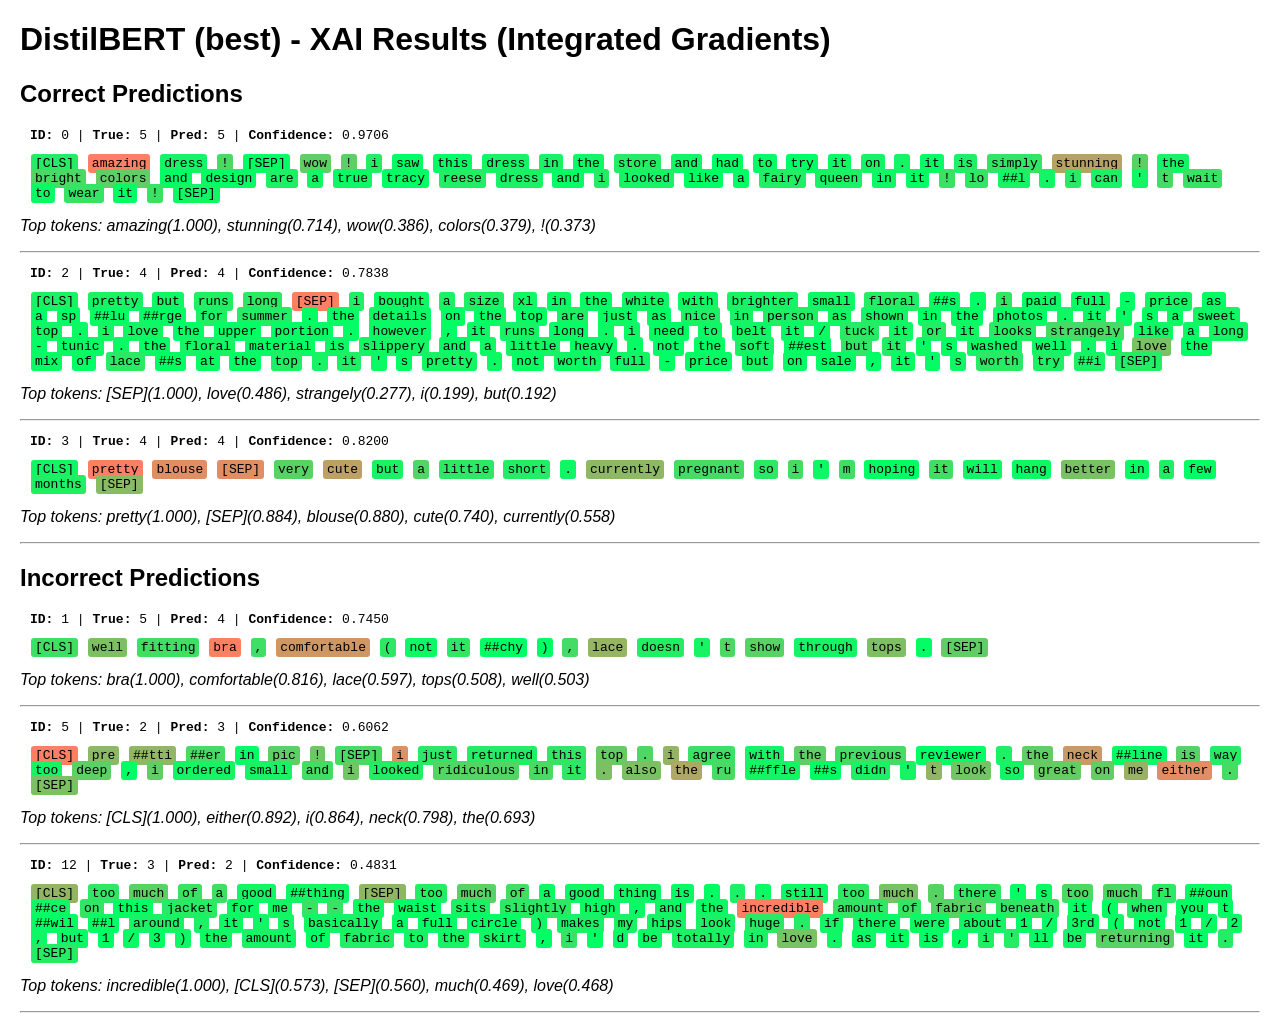
<file: outputs/reports/xai_results/distilbert_xai.html>
<!DOCTYPE html>
<html><head><meta charset="utf-8"><title>XAI Results</title>
<style>body{font-family:Arial,sans-serif;margin:20px;}</style>
</head><body><h1>DistilBERT (best) - XAI Results (Integrated Gradients)</h1>
<h2>Correct Predictions</h2>
<div style='margin:10px;font-family:monospace;'><p><b>ID:</b> 0 | <b>True:</b> 5 | <b>Pred:</b> 5 | <b>Confidence:</b> 0.9706</p><span style="background-color:rgb(39,235,100);padding:2px 4px;margin:1px;border-radius:3px;" title="weight=0.1551">[CLS]</span> <span style="background-color:rgb(255,127,100);padding:2px 4px;margin:1px;border-radius:3px;" title="weight=1.0000">amazing</span> <span style="background-color:rgb(21,244,100);padding:2px 4px;margin:1px;border-radius:3px;" title="weight=0.0825">dress</span> <span style="background-color:rgb(75,217,100);padding:2px 4px;margin:1px;border-radius:3px;" title="weight=0.2947">!</span> <span style="background-color:rgb(4,252,100);padding:2px 4px;margin:1px;border-radius:3px;" title="weight=0.0165">[SEP]</span> <span style="background-color:rgb(98,205,100);padding:2px 4px;margin:1px;border-radius:3px;" title="weight=0.3849">wow</span> <span style="background-color:rgb(94,207,100);padding:2px 4px;margin:1px;border-radius:3px;" title="weight=0.3722">!</span> <span style="background-color:rgb(38,235,100);padding:2px 4px;margin:1px;border-radius:3px;" title="weight=0.1526">i</span> <span style="background-color:rgb(0,254,100);padding:2px 4px;margin:1px;border-radius:3px;" title="weight=0.0036">saw</span> <span style="background-color:rgb(2,253,100);padding:2px 4px;margin:1px;border-radius:3px;" title="weight=0.0091">this</span> <span style="background-color:rgb(22,243,100);padding:2px 4px;margin:1px;border-radius:3px;" title="weight=0.0894">dress</span> <span style="background-color:rgb(22,243,100);padding:2px 4px;margin:1px;border-radius:3px;" title="weight=0.0878">in</span> <span style="background-color:rgb(13,248,100);padding:2px 4px;margin:1px;border-radius:3px;" title="weight=0.0533">the</span> <span style="background-color:rgb(36,236,100);padding:2px 4px;margin:1px;border-radius:3px;" title="weight=0.1412">store</span> <span style="background-color:rgb(15,247,100);padding:2px 4px;margin:1px;border-radius:3px;" title="weight=0.0611">and</span> <span style="background-color:rgb(2,253,100);padding:2px 4px;margin:1px;border-radius:3px;" title="weight=0.0102">had</span> <span style="background-color:rgb(5,252,100);padding:2px 4px;margin:1px;border-radius:3px;" title="weight=0.0231">to</span> <span style="background-color:rgb(0,254,100);padding:2px 4px;margin:1px;border-radius:3px;" title="weight=0.0034">try</span> <span style="background-color:rgb(10,249,100);padding:2px 4px;margin:1px;border-radius:3px;" title="weight=0.0427">it</span> <span style="background-color:rgb(22,243,100);padding:2px 4px;margin:1px;border-radius:3px;" title="weight=0.0879">on</span> <span style="background-color:rgb(20,244,100);padding:2px 4px;margin:1px;border-radius:3px;" title="weight=0.0810">.</span> <span style="background-color:rgb(4,252,100);padding:2px 4px;margin:1px;border-radius:3px;" title="weight=0.0189">it</span> <span style="background-color:rgb(30,239,100);padding:2px 4px;margin:1px;border-radius:3px;" title="weight=0.1211">is</span> <span style="background-color:rgb(51,229,100);padding:2px 4px;margin:1px;border-radius:3px;" title="weight=0.2013">simply</span> <span style="background-color:rgb(182,163,100);padding:2px 4px;margin:1px;border-radius:3px;" title="weight=0.7138">stunning</span> <span style="background-color:rgb(90,209,100);padding:2px 4px;margin:1px;border-radius:3px;" title="weight=0.3536">!</span> <span style="background-color:rgb(20,244,100);padding:2px 4px;margin:1px;border-radius:3px;" title="weight=0.0801">the</span> <span style="background-color:rgb(74,217,100);padding:2px 4px;margin:1px;border-radius:3px;" title="weight=0.2941">bright</span> <span style="background-color:rgb(96,206,100);padding:2px 4px;margin:1px;border-radius:3px;" title="weight=0.3777">colors</span> <span style="background-color:rgb(0,254,100);padding:2px 4px;margin:1px;border-radius:3px;" title="weight=0.0019">and</span> <span style="background-color:rgb(8,250,100);padding:2px 4px;margin:1px;border-radius:3px;" title="weight=0.0352">design</span> <span style="background-color:rgb(28,240,100);padding:2px 4px;margin:1px;border-radius:3px;" title="weight=0.1118">are</span> <span style="background-color:rgb(19,245,100);padding:2px 4px;margin:1px;border-radius:3px;" title="weight=0.0757">a</span> <span style="background-color:rgb(13,248,100);padding:2px 4px;margin:1px;border-radius:3px;" title="weight=0.0543">true</span> <span style="background-color:rgb(7,251,100);padding:2px 4px;margin:1px;border-radius:3px;" title="weight=0.0289">tracy</span> <span style="background-color:rgb(33,238,100);padding:2px 4px;margin:1px;border-radius:3px;" title="weight=0.1297">reese</span> <span style="background-color:rgb(27,241,100);padding:2px 4px;margin:1px;border-radius:3px;" title="weight=0.1070">dress</span> <span style="background-color:rgb(6,251,100);padding:2px 4px;margin:1px;border-radius:3px;" title="weight=0.0245">and</span> <span style="background-color:rgb(36,236,100);padding:2px 4px;margin:1px;border-radius:3px;" title="weight=0.1451">i</span> <span style="background-color:rgb(22,243,100);padding:2px 4px;margin:1px;border-radius:3px;" title="weight=0.0892">looked</span> <span style="background-color:rgb(0,254,100);padding:2px 4px;margin:1px;border-radius:3px;" title="weight=0.0005">like</span> <span style="background-color:rgb(0,255,100);padding:2px 4px;margin:1px;border-radius:3px;" title="weight=0.0000">a</span> <span style="background-color:rgb(33,238,100);padding:2px 4px;margin:1px;border-radius:3px;" title="weight=0.1320">fairy</span> <span style="background-color:rgb(24,242,100);padding:2px 4px;margin:1px;border-radius:3px;" title="weight=0.0966">queen</span> <span style="background-color:rgb(14,247,100);padding:2px 4px;margin:1px;border-radius:3px;" title="weight=0.0580">in</span> <span style="background-color:rgb(8,250,100);padding:2px 4px;margin:1px;border-radius:3px;" title="weight=0.0340">it</span> <span style="background-color:rgb(59,225,100);padding:2px 4px;margin:1px;border-radius:3px;" title="weight=0.2316">!</span> <span style="background-color:rgb(48,230,100);padding:2px 4px;margin:1px;border-radius:3px;" title="weight=0.1897">lo</span> <span style="background-color:rgb(23,243,100);padding:2px 4px;margin:1px;border-radius:3px;" title="weight=0.0920">##l</span> <span style="background-color:rgb(19,245,100);padding:2px 4px;margin:1px;border-radius:3px;" title="weight=0.0779">.</span> <span style="background-color:rgb(43,233,100);padding:2px 4px;margin:1px;border-radius:3px;" title="weight=0.1716">i</span> <span style="background-color:rgb(25,242,100);padding:2px 4px;margin:1px;border-radius:3px;" title="weight=0.0999">can</span> <span style="background-color:rgb(17,246,100);padding:2px 4px;margin:1px;border-radius:3px;" title="weight=0.0693">&#x27;</span> <span style="background-color:rgb(70,219,100);padding:2px 4px;margin:1px;border-radius:3px;" title="weight=0.2784">t</span> <span style="background-color:rgb(57,226,100);padding:2px 4px;margin:1px;border-radius:3px;" title="weight=0.2268">wait</span> <span style="background-color:rgb(9,250,100);padding:2px 4px;margin:1px;border-radius:3px;" title="weight=0.0357">to</span> <span style="background-color:rgb(54,227,100);padding:2px 4px;margin:1px;border-radius:3px;" title="weight=0.2124">wear</span> <span style="background-color:rgb(0,254,100);padding:2px 4px;margin:1px;border-radius:3px;" title="weight=0.0004">it</span> <span style="background-color:rgb(57,226,100);padding:2px 4px;margin:1px;border-radius:3px;" title="weight=0.2238">!</span> <span style="background-color:rgb(16,246,100);padding:2px 4px;margin:1px;border-radius:3px;" title="weight=0.0655">[SEP]</span></div>
<p><em>Top tokens: amazing(1.000), stunning(0.714), wow(0.386), colors(0.379), !(0.373)</em></p><hr>
<div style='margin:10px;font-family:monospace;'><p><b>ID:</b> 2 | <b>True:</b> 4 | <b>Pred:</b> 4 | <b>Confidence:</b> 0.7838</p><span style="background-color:rgb(27,241,100);padding:2px 4px;margin:1px;border-radius:3px;" title="weight=0.1078">[CLS]</span> <span style="background-color:rgb(24,242,100);padding:2px 4px;margin:1px;border-radius:3px;" title="weight=0.0950">pretty</span> <span style="background-color:rgb(15,247,100);padding:2px 4px;margin:1px;border-radius:3px;" title="weight=0.0589">but</span> <span style="background-color:rgb(32,238,100);padding:2px 4px;margin:1px;border-radius:3px;" title="weight=0.1294">runs</span> <span style="background-color:rgb(42,233,100);padding:2px 4px;margin:1px;border-radius:3px;" title="weight=0.1674">long</span> <span style="background-color:rgb(255,127,100);padding:2px 4px;margin:1px;border-radius:3px;" title="weight=1.0000">[SEP]</span> <span style="background-color:rgb(29,240,100);padding:2px 4px;margin:1px;border-radius:3px;" title="weight=0.1160">i</span> <span style="background-color:rgb(14,247,100);padding:2px 4px;margin:1px;border-radius:3px;" title="weight=0.0562">bought</span> <span style="background-color:rgb(25,242,100);padding:2px 4px;margin:1px;border-radius:3px;" title="weight=0.0994">a</span> <span style="background-color:rgb(30,239,100);padding:2px 4px;margin:1px;border-radius:3px;" title="weight=0.1203">size</span> <span style="background-color:rgb(15,247,100);padding:2px 4px;margin:1px;border-radius:3px;" title="weight=0.0626">xl</span> <span style="background-color:rgb(6,251,100);padding:2px 4px;margin:1px;border-radius:3px;" title="weight=0.0246">in</span> <span style="background-color:rgb(4,252,100);padding:2px 4px;margin:1px;border-radius:3px;" title="weight=0.0163">the</span> <span style="background-color:rgb(17,246,100);padding:2px 4px;margin:1px;border-radius:3px;" title="weight=0.0674">white</span> <span style="background-color:rgb(10,249,100);padding:2px 4px;margin:1px;border-radius:3px;" title="weight=0.0422">with</span> <span style="background-color:rgb(21,244,100);padding:2px 4px;margin:1px;border-radius:3px;" title="weight=0.0862">brighter</span> <span style="background-color:rgb(17,246,100);padding:2px 4px;margin:1px;border-radius:3px;" title="weight=0.0674">small</span> <span style="background-color:rgb(38,235,100);padding:2px 4px;margin:1px;border-radius:3px;" title="weight=0.1495">floral</span> <span style="background-color:rgb(1,254,100);padding:2px 4px;margin:1px;border-radius:3px;" title="weight=0.0049">##s</span> <span style="background-color:rgb(2,253,100);padding:2px 4px;margin:1px;border-radius:3px;" title="weight=0.0087">.</span> <span style="background-color:rgb(50,229,100);padding:2px 4px;margin:1px;border-radius:3px;" title="weight=0.1987">i</span> <span style="background-color:rgb(9,250,100);padding:2px 4px;margin:1px;border-radius:3px;" title="weight=0.0355">paid</span> <span style="background-color:rgb(5,252,100);padding:2px 4px;margin:1px;border-radius:3px;" title="weight=0.0217">full</span> <span style="background-color:rgb(5,252,100);padding:2px 4px;margin:1px;border-radius:3px;" title="weight=0.0216">-</span> <span style="background-color:rgb(16,246,100);padding:2px 4px;margin:1px;border-radius:3px;" title="weight=0.0662">price</span> <span style="background-color:rgb(1,254,100);padding:2px 4px;margin:1px;border-radius:3px;" title="weight=0.0053">as</span> <span style="background-color:rgb(0,254,100);padding:2px 4px;margin:1px;border-radius:3px;" title="weight=0.0015">a</span> <span style="background-color:rgb(3,253,100);padding:2px 4px;margin:1px;border-radius:3px;" title="weight=0.0128">sp</span> <span style="background-color:rgb(5,252,100);padding:2px 4px;margin:1px;border-radius:3px;" title="weight=0.0197">##lu</span> <span style="background-color:rgb(6,251,100);padding:2px 4px;margin:1px;border-radius:3px;" title="weight=0.0252">##rge</span> <span style="background-color:rgb(31,239,100);padding:2px 4px;margin:1px;border-radius:3px;" title="weight=0.1235">for</span> <span style="background-color:rgb(38,235,100);padding:2px 4px;margin:1px;border-radius:3px;" title="weight=0.1522">summer</span> <span style="background-color:rgb(0,255,100);padding:2px 4px;margin:1px;border-radius:3px;" title="weight=0.0000">.</span> <span style="background-color:rgb(6,251,100);padding:2px 4px;margin:1px;border-radius:3px;" title="weight=0.0257">the</span> <span style="background-color:rgb(14,247,100);padding:2px 4px;margin:1px;border-radius:3px;" title="weight=0.0579">details</span> <span style="background-color:rgb(5,252,100);padding:2px 4px;margin:1px;border-radius:3px;" title="weight=0.0211">on</span> <span style="background-color:rgb(6,251,100);padding:2px 4px;margin:1px;border-radius:3px;" title="weight=0.0254">the</span> <span style="background-color:rgb(8,250,100);padding:2px 4px;margin:1px;border-radius:3px;" title="weight=0.0340">top</span> <span style="background-color:rgb(27,241,100);padding:2px 4px;margin:1px;border-radius:3px;" title="weight=0.1079">are</span> <span style="background-color:rgb(12,248,100);padding:2px 4px;margin:1px;border-radius:3px;" title="weight=0.0493">just</span> <span style="background-color:rgb(3,253,100);padding:2px 4px;margin:1px;border-radius:3px;" title="weight=0.0139">as</span> <span style="background-color:rgb(29,240,100);padding:2px 4px;margin:1px;border-radius:3px;" title="weight=0.1158">nice</span> <span style="background-color:rgb(27,241,100);padding:2px 4px;margin:1px;border-radius:3px;" title="weight=0.1087">in</span> <span style="background-color:rgb(29,240,100);padding:2px 4px;margin:1px;border-radius:3px;" title="weight=0.1169">person</span> <span style="background-color:rgb(19,245,100);padding:2px 4px;margin:1px;border-radius:3px;" title="weight=0.0777">as</span> <span style="background-color:rgb(22,243,100);padding:2px 4px;margin:1px;border-radius:3px;" title="weight=0.0866">shown</span> <span style="background-color:rgb(0,254,100);padding:2px 4px;margin:1px;border-radius:3px;" title="weight=0.0020">in</span> <span style="background-color:rgb(3,253,100);padding:2px 4px;margin:1px;border-radius:3px;" title="weight=0.0152">the</span> <span style="background-color:rgb(4,252,100);padding:2px 4px;margin:1px;border-radius:3px;" title="weight=0.0174">photos</span> <span style="background-color:rgb(13,248,100);padding:2px 4px;margin:1px;border-radius:3px;" title="weight=0.0529">.</span> <span style="background-color:rgb(14,247,100);padding:2px 4px;margin:1px;border-radius:3px;" title="weight=0.0565">it</span> <span style="background-color:rgb(5,252,100);padding:2px 4px;margin:1px;border-radius:3px;" title="weight=0.0234">&#x27;</span> <span style="background-color:rgb(2,253,100);padding:2px 4px;margin:1px;border-radius:3px;" title="weight=0.0087">s</span> <span style="background-color:rgb(7,251,100);padding:2px 4px;margin:1px;border-radius:3px;" title="weight=0.0291">a</span> <span style="background-color:rgb(19,245,100);padding:2px 4px;margin:1px;border-radius:3px;" title="weight=0.0755">sweet</span> <span style="background-color:rgb(13,248,100);padding:2px 4px;margin:1px;border-radius:3px;" title="weight=0.0523">top</span> <span style="background-color:rgb(10,249,100);padding:2px 4px;margin:1px;border-radius:3px;" title="weight=0.0411">.</span> <span style="background-color:rgb(20,244,100);padding:2px 4px;margin:1px;border-radius:3px;" title="weight=0.0792">i</span> <span style="background-color:rgb(18,245,100);padding:2px 4px;margin:1px;border-radius:3px;" title="weight=0.0709">love</span> <span style="background-color:rgb(3,253,100);padding:2px 4px;margin:1px;border-radius:3px;" title="weight=0.0126">the</span> <span style="background-color:rgb(1,254,100);padding:2px 4px;margin:1px;border-radius:3px;" title="weight=0.0057">upper</span> <span style="background-color:rgb(4,252,100);padding:2px 4px;margin:1px;border-radius:3px;" title="weight=0.0177">portion</span> <span style="background-color:rgb(4,252,100);padding:2px 4px;margin:1px;border-radius:3px;" title="weight=0.0181">.</span> <span style="background-color:rgb(7,251,100);padding:2px 4px;margin:1px;border-radius:3px;" title="weight=0.0295">however</span> <span style="background-color:rgb(2,253,100);padding:2px 4px;margin:1px;border-radius:3px;" title="weight=0.0084">,</span> <span style="background-color:rgb(12,248,100);padding:2px 4px;margin:1px;border-radius:3px;" title="weight=0.0505">it</span> <span style="background-color:rgb(21,244,100);padding:2px 4px;margin:1px;border-radius:3px;" title="weight=0.0846">runs</span> <span style="background-color:rgb(5,252,100);padding:2px 4px;margin:1px;border-radius:3px;" title="weight=0.0222">long</span> <span style="background-color:rgb(9,250,100);padding:2px 4px;margin:1px;border-radius:3px;" title="weight=0.0378">.</span> <span style="background-color:rgb(12,248,100);padding:2px 4px;margin:1px;border-radius:3px;" title="weight=0.0508">i</span> <span style="background-color:rgb(0,254,100);padding:2px 4px;margin:1px;border-radius:3px;" title="weight=0.0016">need</span> <span style="background-color:rgb(13,248,100);padding:2px 4px;margin:1px;border-radius:3px;" title="weight=0.0547">to</span> <span style="background-color:rgb(15,247,100);padding:2px 4px;margin:1px;border-radius:3px;" title="weight=0.0626">belt</span> <span style="background-color:rgb(6,251,100);padding:2px 4px;margin:1px;border-radius:3px;" title="weight=0.0250">it</span> <span style="background-color:rgb(5,252,100);padding:2px 4px;margin:1px;border-radius:3px;" title="weight=0.0198">/</span> <span style="background-color:rgb(39,235,100);padding:2px 4px;margin:1px;border-radius:3px;" title="weight=0.1545">tuck</span> <span style="background-color:rgb(13,248,100);padding:2px 4px;margin:1px;border-radius:3px;" title="weight=0.0544">it</span> <span style="background-color:rgb(35,237,100);padding:2px 4px;margin:1px;border-radius:3px;" title="weight=0.1391">or</span> <span style="background-color:rgb(16,246,100);padding:2px 4px;margin:1px;border-radius:3px;" title="weight=0.0635">it</span> <span style="background-color:rgb(37,236,100);padding:2px 4px;margin:1px;border-radius:3px;" title="weight=0.1474">looks</span> <span style="background-color:rgb(70,219,100);padding:2px 4px;margin:1px;border-radius:3px;" title="weight=0.2766">strangely</span> <span style="background-color:rgb(14,247,100);padding:2px 4px;margin:1px;border-radius:3px;" title="weight=0.0571">like</span> <span style="background-color:rgb(11,249,100);padding:2px 4px;margin:1px;border-radius:3px;" title="weight=0.0461">a</span> <span style="background-color:rgb(18,245,100);padding:2px 4px;margin:1px;border-radius:3px;" title="weight=0.0722">long</span> <span style="background-color:rgb(6,251,100);padding:2px 4px;margin:1px;border-radius:3px;" title="weight=0.0250">-</span> <span style="background-color:rgb(11,249,100);padding:2px 4px;margin:1px;border-radius:3px;" title="weight=0.0448">tunic</span> <span style="background-color:rgb(10,249,100);padding:2px 4px;margin:1px;border-radius:3px;" title="weight=0.0418">.</span> <span style="background-color:rgb(11,249,100);padding:2px 4px;margin:1px;border-radius:3px;" title="weight=0.0439">the</span> <span style="background-color:rgb(25,242,100);padding:2px 4px;margin:1px;border-radius:3px;" title="weight=0.0984">floral</span> <span style="background-color:rgb(6,251,100);padding:2px 4px;margin:1px;border-radius:3px;" title="weight=0.0267">material</span> <span style="background-color:rgb(16,246,100);padding:2px 4px;margin:1px;border-radius:3px;" title="weight=0.0664">is</span> <span style="background-color:rgb(20,244,100);padding:2px 4px;margin:1px;border-radius:3px;" title="weight=0.0794">slippery</span> <span style="background-color:rgb(7,251,100);padding:2px 4px;margin:1px;border-radius:3px;" title="weight=0.0303">and</span> <span style="background-color:rgb(16,246,100);padding:2px 4px;margin:1px;border-radius:3px;" title="weight=0.0642">a</span> <span style="background-color:rgb(22,243,100);padding:2px 4px;margin:1px;border-radius:3px;" title="weight=0.0872">little</span> <span style="background-color:rgb(6,251,100);padding:2px 4px;margin:1px;border-radius:3px;" title="weight=0.0269">heavy</span> <span style="background-color:rgb(5,252,100);padding:2px 4px;margin:1px;border-radius:3px;" title="weight=0.0208">.</span> <span style="background-color:rgb(4,252,100);padding:2px 4px;margin:1px;border-radius:3px;" title="weight=0.0157">not</span> <span style="background-color:rgb(5,252,100);padding:2px 4px;margin:1px;border-radius:3px;" title="weight=0.0223">the</span> <span style="background-color:rgb(24,242,100);padding:2px 4px;margin:1px;border-radius:3px;" title="weight=0.0946">soft</span> <span style="background-color:rgb(6,251,100);padding:2px 4px;margin:1px;border-radius:3px;" title="weight=0.0254">##est</span> <span style="background-color:rgb(48,230,100);padding:2px 4px;margin:1px;border-radius:3px;" title="weight=0.1921">but</span> <span style="background-color:rgb(35,237,100);padding:2px 4px;margin:1px;border-radius:3px;" title="weight=0.1381">it</span> <span style="background-color:rgb(11,249,100);padding:2px 4px;margin:1px;border-radius:3px;" title="weight=0.0469">&#x27;</span> <span style="background-color:rgb(2,253,100);padding:2px 4px;margin:1px;border-radius:3px;" title="weight=0.0085">s</span> <span style="background-color:rgb(15,247,100);padding:2px 4px;margin:1px;border-radius:3px;" title="weight=0.0620">washed</span> <span style="background-color:rgb(19,245,100);padding:2px 4px;margin:1px;border-radius:3px;" title="weight=0.0753">well</span> <span style="background-color:rgb(15,247,100);padding:2px 4px;margin:1px;border-radius:3px;" title="weight=0.0612">.</span> <span style="background-color:rgb(8,250,100);padding:2px 4px;margin:1px;border-radius:3px;" title="weight=0.0339">i</span> <span style="background-color:rgb(123,193,100);padding:2px 4px;margin:1px;border-radius:3px;" title="weight=0.4862">love</span> <span style="background-color:rgb(2,253,100);padding:2px 4px;margin:1px;border-radius:3px;" title="weight=0.0109">the</span> <span style="background-color:rgb(7,251,100);padding:2px 4px;margin:1px;border-radius:3px;" title="weight=0.0282">mix</span> <span style="background-color:rgb(2,253,100);padding:2px 4px;margin:1px;border-radius:3px;" title="weight=0.0090">of</span> <span style="background-color:rgb(41,234,100);padding:2px 4px;margin:1px;border-radius:3px;" title="weight=0.1644">lace</span> <span style="background-color:rgb(0,254,100);padding:2px 4px;margin:1px;border-radius:3px;" title="weight=0.0016">##s</span> <span style="background-color:rgb(8,250,100);padding:2px 4px;margin:1px;border-radius:3px;" title="weight=0.0348">at</span> <span style="background-color:rgb(1,254,100);padding:2px 4px;margin:1px;border-radius:3px;" title="weight=0.0071">the</span> <span style="background-color:rgb(27,241,100);padding:2px 4px;margin:1px;border-radius:3px;" title="weight=0.1084">top</span> <span style="background-color:rgb(22,243,100);padding:2px 4px;margin:1px;border-radius:3px;" title="weight=0.0870">.</span> <span style="background-color:rgb(29,240,100);padding:2px 4px;margin:1px;border-radius:3px;" title="weight=0.1165">it</span> <span style="background-color:rgb(9,250,100);padding:2px 4px;margin:1px;border-radius:3px;" title="weight=0.0379">&#x27;</span> <span style="background-color:rgb(1,254,100);padding:2px 4px;margin:1px;border-radius:3px;" title="weight=0.0063">s</span> <span style="background-color:rgb(19,245,100);padding:2px 4px;margin:1px;border-radius:3px;" title="weight=0.0780">pretty</span> <span style="background-color:rgb(11,249,100);padding:2px 4px;margin:1px;border-radius:3px;" title="weight=0.0460">.</span> <span style="background-color:rgb(3,253,100);padding:2px 4px;margin:1px;border-radius:3px;" title="weight=0.0144">not</span> <span style="background-color:rgb(11,249,100);padding:2px 4px;margin:1px;border-radius:3px;" title="weight=0.0439">worth</span> <span style="background-color:rgb(15,247,100);padding:2px 4px;margin:1px;border-radius:3px;" title="weight=0.0598">full</span> <span style="background-color:rgb(2,253,100);padding:2px 4px;margin:1px;border-radius:3px;" title="weight=0.0098">-</span> <span style="background-color:rgb(3,253,100);padding:2px 4px;margin:1px;border-radius:3px;" title="weight=0.0144">price</span> <span style="background-color:rgb(17,246,100);padding:2px 4px;margin:1px;border-radius:3px;" title="weight=0.0701">but</span> <span style="background-color:rgb(4,252,100);padding:2px 4px;margin:1px;border-radius:3px;" title="weight=0.0189">on</span> <span style="background-color:rgb(0,254,100);padding:2px 4px;margin:1px;border-radius:3px;" title="weight=0.0029">sale</span> <span style="background-color:rgb(1,254,100);padding:2px 4px;margin:1px;border-radius:3px;" title="weight=0.0048">,</span> <span style="background-color:rgb(7,251,100);padding:2px 4px;margin:1px;border-radius:3px;" title="weight=0.0298">it</span> <span style="background-color:rgb(5,252,100);padding:2px 4px;margin:1px;border-radius:3px;" title="weight=0.0214">&#x27;</span> <span style="background-color:rgb(14,247,100);padding:2px 4px;margin:1px;border-radius:3px;" title="weight=0.0577">s</span> <span style="background-color:rgb(42,233,100);padding:2px 4px;margin:1px;border-radius:3px;" title="weight=0.1678">worth</span> <span style="background-color:rgb(29,240,100);padding:2px 4px;margin:1px;border-radius:3px;" title="weight=0.1168">try</span> <span style="background-color:rgb(23,243,100);padding:2px 4px;margin:1px;border-radius:3px;" title="weight=0.0904">##i</span> <span style="background-color:rgb(36,236,100);padding:2px 4px;margin:1px;border-radius:3px;" title="weight=0.1446">[SEP]</span></div>
<p><em>Top tokens: [SEP](1.000), love(0.486), strangely(0.277), i(0.199), but(0.192)</em></p><hr>
<div style='margin:10px;font-family:monospace;'><p><b>ID:</b> 3 | <b>True:</b> 4 | <b>Pred:</b> 4 | <b>Confidence:</b> 0.8200</p><span style="background-color:rgb(16,246,100);padding:2px 4px;margin:1px;border-radius:3px;" title="weight=0.0664">[CLS]</span> <span style="background-color:rgb(255,127,100);padding:2px 4px;margin:1px;border-radius:3px;" title="weight=1.0000">pretty</span> <span style="background-color:rgb(224,142,100);padding:2px 4px;margin:1px;border-radius:3px;" title="weight=0.8792">blouse</span> <span style="background-color:rgb(225,142,100);padding:2px 4px;margin:1px;border-radius:3px;" title="weight=0.8835">[SEP]</span> <span style="background-color:rgb(87,211,100);padding:2px 4px;margin:1px;border-radius:3px;" title="weight=0.3446">very</span> <span style="background-color:rgb(188,160,100);padding:2px 4px;margin:1px;border-radius:3px;" title="weight=0.7393">cute</span> <span style="background-color:rgb(25,242,100);padding:2px 4px;margin:1px;border-radius:3px;" title="weight=0.0995">but</span> <span style="background-color:rgb(80,214,100);padding:2px 4px;margin:1px;border-radius:3px;" title="weight=0.3170">a</span> <span style="background-color:rgb(45,232,100);padding:2px 4px;margin:1px;border-radius:3px;" title="weight=0.1782">little</span> <span style="background-color:rgb(34,237,100);padding:2px 4px;margin:1px;border-radius:3px;" title="weight=0.1359">short</span> <span style="background-color:rgb(15,247,100);padding:2px 4px;margin:1px;border-radius:3px;" title="weight=0.0589">.</span> <span style="background-color:rgb(141,184,100);padding:2px 4px;margin:1px;border-radius:3px;" title="weight=0.5558">currently</span> <span style="background-color:rgb(68,220,100);padding:2px 4px;margin:1px;border-radius:3px;" title="weight=0.2667">pregnant</span> <span style="background-color:rgb(41,234,100);padding:2px 4px;margin:1px;border-radius:3px;" title="weight=0.1633">so</span> <span style="background-color:rgb(67,221,100);padding:2px 4px;margin:1px;border-radius:3px;" title="weight=0.2658">i</span> <span style="background-color:rgb(13,248,100);padding:2px 4px;margin:1px;border-radius:3px;" title="weight=0.0525">&#x27;</span> <span style="background-color:rgb(61,224,100);padding:2px 4px;margin:1px;border-radius:3px;" title="weight=0.2414">m</span> <span style="background-color:rgb(1,254,100);padding:2px 4px;margin:1px;border-radius:3px;" title="weight=0.0076">hoping</span> <span style="background-color:rgb(63,223,100);padding:2px 4px;margin:1px;border-radius:3px;" title="weight=0.2481">it</span> <span style="background-color:rgb(15,247,100);padding:2px 4px;margin:1px;border-radius:3px;" title="weight=0.0602">will</span> <span style="background-color:rgb(11,249,100);padding:2px 4px;margin:1px;border-radius:3px;" title="weight=0.0438">hang</span> <span style="background-color:rgb(120,194,100);padding:2px 4px;margin:1px;border-radius:3px;" title="weight=0.4712">better</span> <span style="background-color:rgb(5,252,100);padding:2px 4px;margin:1px;border-radius:3px;" title="weight=0.0205">in</span> <span style="background-color:rgb(29,240,100);padding:2px 4px;margin:1px;border-radius:3px;" title="weight=0.1160">a</span> <span style="background-color:rgb(0,255,100);padding:2px 4px;margin:1px;border-radius:3px;" title="weight=0.0000">few</span> <span style="background-color:rgb(32,238,100);padding:2px 4px;margin:1px;border-radius:3px;" title="weight=0.1279">months</span> <span style="background-color:rgb(137,186,100);padding:2px 4px;margin:1px;border-radius:3px;" title="weight=0.5390">[SEP]</span></div>
<p><em>Top tokens: pretty(1.000), [SEP](0.884), blouse(0.880), cute(0.740), currently(0.558)</em></p><hr>
<h2>Incorrect Predictions</h2>
<div style='margin:10px;font-family:monospace;'><p><b>ID:</b> 1 | <b>True:</b> 5 | <b>Pred:</b> 4 | <b>Confidence:</b> 0.7450</p><span style="background-color:rgb(61,224,100);padding:2px 4px;margin:1px;border-radius:3px;" title="weight=0.2396">[CLS]</span> <span style="background-color:rgb(125,192,100);padding:2px 4px;margin:1px;border-radius:3px;" title="weight=0.4920">well</span> <span style="background-color:rgb(65,222,100);padding:2px 4px;margin:1px;border-radius:3px;" title="weight=0.2561">fitting</span> <span style="background-color:rgb(255,127,100);padding:2px 4px;margin:1px;border-radius:3px;" title="weight=1.0000">bra</span> <span style="background-color:rgb(62,223,100);padding:2px 4px;margin:1px;border-radius:3px;" title="weight=0.2463">,</span> <span style="background-color:rgb(207,151,100);padding:2px 4px;margin:1px;border-radius:3px;" title="weight=0.8120">comfortable</span> <span style="background-color:rgb(45,232,100);padding:2px 4px;margin:1px;border-radius:3px;" title="weight=0.1785">(</span> <span style="background-color:rgb(12,248,100);padding:2px 4px;margin:1px;border-radius:3px;" title="weight=0.0499">not</span> <span style="background-color:rgb(48,230,100);padding:2px 4px;margin:1px;border-radius:3px;" title="weight=0.1915">it</span> <span style="background-color:rgb(0,255,100);padding:2px 4px;margin:1px;border-radius:3px;" title="weight=0.0000">##chy</span> <span style="background-color:rgb(2,253,100);padding:2px 4px;margin:1px;border-radius:3px;" title="weight=0.0084">)</span> <span style="background-color:rgb(68,220,100);padding:2px 4px;margin:1px;border-radius:3px;" title="weight=0.2691">,</span> <span style="background-color:rgb(149,180,100);padding:2px 4px;margin:1px;border-radius:3px;" title="weight=0.5878">lace</span> <span style="background-color:rgb(35,237,100);padding:2px 4px;margin:1px;border-radius:3px;" title="weight=0.1407">doesn</span> <span style="background-color:rgb(24,242,100);padding:2px 4px;margin:1px;border-radius:3px;" title="weight=0.0975">&#x27;</span> <span style="background-color:rgb(77,216,100);padding:2px 4px;margin:1px;border-radius:3px;" title="weight=0.3058">t</span> <span style="background-color:rgb(86,211,100);padding:2px 4px;margin:1px;border-radius:3px;" title="weight=0.3392">show</span> <span style="background-color:rgb(20,244,100);padding:2px 4px;margin:1px;border-radius:3px;" title="weight=0.0785">through</span> <span style="background-color:rgb(126,191,100);padding:2px 4px;margin:1px;border-radius:3px;" title="weight=0.4969">tops</span> <span style="background-color:rgb(5,252,100);padding:2px 4px;margin:1px;border-radius:3px;" title="weight=0.0230">.</span> <span style="background-color:rgb(98,205,100);padding:2px 4px;margin:1px;border-radius:3px;" title="weight=0.3875">[SEP]</span></div>
<p><em>Top tokens: bra(1.000), comfortable(0.816), lace(0.597), tops(0.508), well(0.503)</em></p><hr>
<div style='margin:10px;font-family:monospace;'><p><b>ID:</b> 5 | <b>True:</b> 2 | <b>Pred:</b> 3 | <b>Confidence:</b> 0.6062</p><span style="background-color:rgb(255,127,100);padding:2px 4px;margin:1px;border-radius:3px;" title="weight=1.0000">[CLS]</span> <span style="background-color:rgb(139,185,100);padding:2px 4px;margin:1px;border-radius:3px;" title="weight=0.5454">pre</span> <span style="background-color:rgb(145,182,100);padding:2px 4px;margin:1px;border-radius:3px;" title="weight=0.5694">##tti</span> <span style="background-color:rgb(73,218,100);padding:2px 4px;margin:1px;border-radius:3px;" title="weight=0.2880">##er</span> <span style="background-color:rgb(5,252,100);padding:2px 4px;margin:1px;border-radius:3px;" title="weight=0.0208">in</span> <span style="background-color:rgb(94,207,100);padding:2px 4px;margin:1px;border-radius:3px;" title="weight=0.3701">pic</span> <span style="background-color:rgb(110,199,100);padding:2px 4px;margin:1px;border-radius:3px;" title="weight=0.4321">!</span> <span style="background-color:rgb(71,219,100);padding:2px 4px;margin:1px;border-radius:3px;" title="weight=0.2811">[SEP]</span> <span style="background-color:rgb(219,145,100);padding:2px 4px;margin:1px;border-radius:3px;" title="weight=0.8611">i</span> <span style="background-color:rgb(46,231,100);padding:2px 4px;margin:1px;border-radius:3px;" title="weight=0.1819">just</span> <span style="background-color:rgb(35,237,100);padding:2px 4px;margin:1px;border-radius:3px;" title="weight=0.1389">returned</span> <span style="background-color:rgb(48,230,100);padding:2px 4px;margin:1px;border-radius:3px;" title="weight=0.1916">this</span> <span style="background-color:rgb(105,202,100);padding:2px 4px;margin:1px;border-radius:3px;" title="weight=0.4127">top</span> <span style="background-color:rgb(81,214,100);padding:2px 4px;margin:1px;border-radius:3px;" title="weight=0.3182">.</span> <span style="background-color:rgb(148,180,100);padding:2px 4px;margin:1px;border-radius:3px;" title="weight=0.5834">i</span> <span style="background-color:rgb(61,224,100);padding:2px 4px;margin:1px;border-radius:3px;" title="weight=0.2397">agree</span> <span style="background-color:rgb(21,244,100);padding:2px 4px;margin:1px;border-radius:3px;" title="weight=0.0856">with</span> <span style="background-color:rgb(96,206,100);padding:2px 4px;margin:1px;border-radius:3px;" title="weight=0.3800">the</span> <span style="background-color:rgb(71,219,100);padding:2px 4px;margin:1px;border-radius:3px;" title="weight=0.2816">previous</span> <span style="background-color:rgb(0,255,100);padding:2px 4px;margin:1px;border-radius:3px;" title="weight=0.0000">reviewer</span> <span style="background-color:rgb(29,240,100);padding:2px 4px;margin:1px;border-radius:3px;" title="weight=0.1156">.</span> <span style="background-color:rgb(98,205,100);padding:2px 4px;margin:1px;border-radius:3px;" title="weight=0.3852">the</span> <span style="background-color:rgb(202,153,100);padding:2px 4px;margin:1px;border-radius:3px;" title="weight=0.7945">neck</span> <span style="background-color:rgb(9,250,100);padding:2px 4px;margin:1px;border-radius:3px;" title="weight=0.0362">##line</span> <span style="background-color:rgb(90,209,100);padding:2px 4px;margin:1px;border-radius:3px;" title="weight=0.3535">is</span> <span style="background-color:rgb(39,235,100);padding:2px 4px;margin:1px;border-radius:3px;" title="weight=0.1564">way</span> <span style="background-color:rgb(22,243,100);padding:2px 4px;margin:1px;border-radius:3px;" title="weight=0.0884">too</span> <span style="background-color:rgb(92,208,100);padding:2px 4px;margin:1px;border-radius:3px;" title="weight=0.3624">deep</span> <span style="background-color:rgb(1,254,100);padding:2px 4px;margin:1px;border-radius:3px;" title="weight=0.0055">,</span> <span style="background-color:rgb(98,205,100);padding:2px 4px;margin:1px;border-radius:3px;" title="weight=0.3865">i</span> <span style="background-color:rgb(22,243,100);padding:2px 4px;margin:1px;border-radius:3px;" title="weight=0.0880">ordered</span> <span style="background-color:rgb(23,243,100);padding:2px 4px;margin:1px;border-radius:3px;" title="weight=0.0907">small</span> <span style="background-color:rgb(67,221,100);padding:2px 4px;margin:1px;border-radius:3px;" title="weight=0.2662">and</span> <span style="background-color:rgb(112,198,100);padding:2px 4px;margin:1px;border-radius:3px;" title="weight=0.4426">i</span> <span style="background-color:rgb(34,237,100);padding:2px 4px;margin:1px;border-radius:3px;" title="weight=0.1339">looked</span> <span style="background-color:rgb(83,213,100);padding:2px 4px;margin:1px;border-radius:3px;" title="weight=0.3290">ridiculous</span> <span style="background-color:rgb(73,218,100);padding:2px 4px;margin:1px;border-radius:3px;" title="weight=0.2868">in</span> <span style="background-color:rgb(47,231,100);padding:2px 4px;margin:1px;border-radius:3px;" title="weight=0.1850">it</span> <span style="background-color:rgb(124,192,100);padding:2px 4px;margin:1px;border-radius:3px;" title="weight=0.4875">.</span> <span style="background-color:rgb(124,192,100);padding:2px 4px;margin:1px;border-radius:3px;" title="weight=0.4875">also</span> <span style="background-color:rgb(175,167,100);padding:2px 4px;margin:1px;border-radius:3px;" title="weight=0.6865">the</span> <span style="background-color:rgb(71,219,100);padding:2px 4px;margin:1px;border-radius:3px;" title="weight=0.2794">ru</span> <span style="background-color:rgb(19,245,100);padding:2px 4px;margin:1px;border-radius:3px;" title="weight=0.0766">##ffle</span> <span style="background-color:rgb(0,254,100);padding:2px 4px;margin:1px;border-radius:3px;" title="weight=0.0012">##s</span> <span style="background-color:rgb(26,241,100);padding:2px 4px;margin:1px;border-radius:3px;" title="weight=0.1055">didn</span> <span style="background-color:rgb(20,244,100);padding:2px 4px;margin:1px;border-radius:3px;" title="weight=0.0786">&#x27;</span> <span style="background-color:rgb(144,182,100);padding:2px 4px;margin:1px;border-radius:3px;" title="weight=0.5648">t</span> <span style="background-color:rgb(114,197,100);padding:2px 4px;margin:1px;border-radius:3px;" title="weight=0.4501">look</span> <span style="background-color:rgb(21,244,100);padding:2px 4px;margin:1px;border-radius:3px;" title="weight=0.0838">so</span> <span style="background-color:rgb(101,204,100);padding:2px 4px;margin:1px;border-radius:3px;" title="weight=0.3987">great</span> <span style="background-color:rgb(99,205,100);padding:2px 4px;margin:1px;border-radius:3px;" title="weight=0.3917">on</span> <span style="background-color:rgb(152,178,100);padding:2px 4px;margin:1px;border-radius:3px;" title="weight=0.5968">me</span> <span style="background-color:rgb(226,141,100);padding:2px 4px;margin:1px;border-radius:3px;" title="weight=0.8897">either</span> <span style="background-color:rgb(69,220,100);padding:2px 4px;margin:1px;border-radius:3px;" title="weight=0.2728">.</span> <span style="background-color:rgb(123,193,100);padding:2px 4px;margin:1px;border-radius:3px;" title="weight=0.4856">[SEP]</span></div>
<p><em>Top tokens: [CLS](1.000), either(0.892), i(0.864), neck(0.798), the(0.693)</em></p><hr>
<div style='margin:10px;font-family:monospace;'><p><b>ID:</b> 12 | <b>True:</b> 3 | <b>Pred:</b> 2 | <b>Confidence:</b> 0.4831</p><span style="background-color:rgb(146,181,100);padding:2px 4px;margin:1px;border-radius:3px;" title="weight=0.5734">[CLS]</span> <span style="background-color:rgb(51,229,100);padding:2px 4px;margin:1px;border-radius:3px;" title="weight=0.2001">too</span> <span style="background-color:rgb(89,210,100);padding:2px 4px;margin:1px;border-radius:3px;" title="weight=0.3506">much</span> <span style="background-color:rgb(56,226,100);padding:2px 4px;margin:1px;border-radius:3px;" title="weight=0.2197">of</span> <span style="background-color:rgb(60,224,100);padding:2px 4px;margin:1px;border-radius:3px;" title="weight=0.2374">a</span> <span style="background-color:rgb(15,247,100);padding:2px 4px;margin:1px;border-radius:3px;" title="weight=0.0616">good</span> <span style="background-color:rgb(13,248,100);padding:2px 4px;margin:1px;border-radius:3px;" title="weight=0.0536">##thing</span> <span style="background-color:rgb(142,183,100);padding:2px 4px;margin:1px;border-radius:3px;" title="weight=0.5598">[SEP]</span> <span style="background-color:rgb(34,237,100);padding:2px 4px;margin:1px;border-radius:3px;" title="weight=0.1351">too</span> <span style="background-color:rgb(90,209,100);padding:2px 4px;margin:1px;border-radius:3px;" title="weight=0.3548">much</span> <span style="background-color:rgb(66,221,100);padding:2px 4px;margin:1px;border-radius:3px;" title="weight=0.2611">of</span> <span style="background-color:rgb(11,249,100);padding:2px 4px;margin:1px;border-radius:3px;" title="weight=0.0456">a</span> <span style="background-color:rgb(10,249,100);padding:2px 4px;margin:1px;border-radius:3px;" title="weight=0.0393">good</span> <span style="background-color:rgb(13,248,100);padding:2px 4px;margin:1px;border-radius:3px;" title="weight=0.0526">thing</span> <span style="background-color:rgb(4,252,100);padding:2px 4px;margin:1px;border-radius:3px;" title="weight=0.0188">is</span> <span style="background-color:rgb(3,253,100);padding:2px 4px;margin:1px;border-radius:3px;" title="weight=0.0134">.</span> <span style="background-color:rgb(27,241,100);padding:2px 4px;margin:1px;border-radius:3px;" title="weight=0.1093">.</span> <span style="background-color:rgb(11,249,100);padding:2px 4px;margin:1px;border-radius:3px;" title="weight=0.0433">.</span> <span style="background-color:rgb(11,249,100);padding:2px 4px;margin:1px;border-radius:3px;" title="weight=0.0448">still</span> <span style="background-color:rgb(47,231,100);padding:2px 4px;margin:1px;border-radius:3px;" title="weight=0.1852">too</span> <span style="background-color:rgb(119,195,100);padding:2px 4px;margin:1px;border-radius:3px;" title="weight=0.4692">much</span> <span style="background-color:rgb(87,211,100);padding:2px 4px;margin:1px;border-radius:3px;" title="weight=0.3437">.</span> <span style="background-color:rgb(47,231,100);padding:2px 4px;margin:1px;border-radius:3px;" title="weight=0.1862">there</span> <span style="background-color:rgb(6,251,100);padding:2px 4px;margin:1px;border-radius:3px;" title="weight=0.0246">&#x27;</span> <span style="background-color:rgb(12,248,100);padding:2px 4px;margin:1px;border-radius:3px;" title="weight=0.0484">s</span> <span style="background-color:rgb(75,217,100);padding:2px 4px;margin:1px;border-radius:3px;" title="weight=0.2957">too</span> <span style="background-color:rgb(75,217,100);padding:2px 4px;margin:1px;border-radius:3px;" title="weight=0.2969">much</span> <span style="background-color:rgb(43,233,100);padding:2px 4px;margin:1px;border-radius:3px;" title="weight=0.1701">fl</span> <span style="background-color:rgb(5,252,100);padding:2px 4px;margin:1px;border-radius:3px;" title="weight=0.0222">##oun</span> <span style="background-color:rgb(17,246,100);padding:2px 4px;margin:1px;border-radius:3px;" title="weight=0.0701">##ce</span> <span style="background-color:rgb(48,230,100);padding:2px 4px;margin:1px;border-radius:3px;" title="weight=0.1920">on</span> <span style="background-color:rgb(2,253,100);padding:2px 4px;margin:1px;border-radius:3px;" title="weight=0.0092">this</span> <span style="background-color:rgb(41,234,100);padding:2px 4px;margin:1px;border-radius:3px;" title="weight=0.1617">jacket</span> <span style="background-color:rgb(13,248,100);padding:2px 4px;margin:1px;border-radius:3px;" title="weight=0.0513">for</span> <span style="background-color:rgb(18,245,100);padding:2px 4px;margin:1px;border-radius:3px;" title="weight=0.0725">me</span> <span style="background-color:rgb(56,226,100);padding:2px 4px;margin:1px;border-radius:3px;" title="weight=0.2213">-</span> <span style="background-color:rgb(57,226,100);padding:2px 4px;margin:1px;border-radius:3px;" title="weight=0.2238">-</span> <span style="background-color:rgb(15,247,100);padding:2px 4px;margin:1px;border-radius:3px;" title="weight=0.0627">the</span> <span style="background-color:rgb(2,253,100);padding:2px 4px;margin:1px;border-radius:3px;" title="weight=0.0111">waist</span> <span style="background-color:rgb(27,241,100);padding:2px 4px;margin:1px;border-radius:3px;" title="weight=0.1071">sits</span> <span style="background-color:rgb(44,232,100);padding:2px 4px;margin:1px;border-radius:3px;" title="weight=0.1734">slightly</span> <span style="background-color:rgb(13,248,100);padding:2px 4px;margin:1px;border-radius:3px;" title="weight=0.0534">high</span> <span style="background-color:rgb(9,250,100);padding:2px 4px;margin:1px;border-radius:3px;" title="weight=0.0382">,</span> <span style="background-color:rgb(14,247,100);padding:2px 4px;margin:1px;border-radius:3px;" title="weight=0.0554">and</span> <span style="background-color:rgb(14,247,100);padding:2px 4px;margin:1px;border-radius:3px;" title="weight=0.0550">the</span> <span style="background-color:rgb(255,127,100);padding:2px 4px;margin:1px;border-radius:3px;" title="weight=1.0000">incredible</span> <span style="background-color:rgb(53,228,100);padding:2px 4px;margin:1px;border-radius:3px;" title="weight=0.2101">amount</span> <span style="background-color:rgb(53,228,100);padding:2px 4px;margin:1px;border-radius:3px;" title="weight=0.2104">of</span> <span style="background-color:rgb(87,211,100);padding:2px 4px;margin:1px;border-radius:3px;" title="weight=0.3422">fabric</span> <span style="background-color:rgb(53,228,100);padding:2px 4px;margin:1px;border-radius:3px;" title="weight=0.2109">beneath</span> <span style="background-color:rgb(2,253,100);padding:2px 4px;margin:1px;border-radius:3px;" title="weight=0.0115">it</span> <span style="background-color:rgb(1,254,100);padding:2px 4px;margin:1px;border-radius:3px;" title="weight=0.0072">(</span> <span style="background-color:rgb(29,240,100);padding:2px 4px;margin:1px;border-radius:3px;" title="weight=0.1164">when</span> <span style="background-color:rgb(0,254,100);padding:2px 4px;margin:1px;border-radius:3px;" title="weight=0.0028">you</span> <span style="background-color:rgb(2,253,100);padding:2px 4px;margin:1px;border-radius:3px;" title="weight=0.0092">t</span> <span style="background-color:rgb(3,253,100);padding:2px 4px;margin:1px;border-radius:3px;" title="weight=0.0143">##wil</span> <span style="background-color:rgb(5,252,100);padding:2px 4px;margin:1px;border-radius:3px;" title="weight=0.0214">##l</span> <span style="background-color:rgb(23,243,100);padding:2px 4px;margin:1px;border-radius:3px;" title="weight=0.0912">around</span> <span style="background-color:rgb(27,241,100);padding:2px 4px;margin:1px;border-radius:3px;" title="weight=0.1065">,</span> <span style="background-color:rgb(15,247,100);padding:2px 4px;margin:1px;border-radius:3px;" title="weight=0.0597">it</span> <span style="background-color:rgb(17,246,100);padding:2px 4px;margin:1px;border-radius:3px;" title="weight=0.0668">&#x27;</span> <span style="background-color:rgb(18,245,100);padding:2px 4px;margin:1px;border-radius:3px;" title="weight=0.0741">s</span> <span style="background-color:rgb(19,245,100);padding:2px 4px;margin:1px;border-radius:3px;" title="weight=0.0750">basically</span> <span style="background-color:rgb(0,254,100);padding:2px 4px;margin:1px;border-radius:3px;" title="weight=0.0028">a</span> <span style="background-color:rgb(1,254,100);padding:2px 4px;margin:1px;border-radius:3px;" title="weight=0.0073">full</span> <span style="background-color:rgb(1,254,100);padding:2px 4px;margin:1px;border-radius:3px;" title="weight=0.0078">circle</span> <span style="background-color:rgb(17,246,100);padding:2px 4px;margin:1px;border-radius:3px;" title="weight=0.0698">)</span> <span style="background-color:rgb(24,242,100);padding:2px 4px;margin:1px;border-radius:3px;" title="weight=0.0974">makes</span> <span style="background-color:rgb(24,242,100);padding:2px 4px;margin:1px;border-radius:3px;" title="weight=0.0970">my</span> <span style="background-color:rgb(20,244,100);padding:2px 4px;margin:1px;border-radius:3px;" title="weight=0.0813">hips</span> <span style="background-color:rgb(27,241,100);padding:2px 4px;margin:1px;border-radius:3px;" title="weight=0.1067">look</span> <span style="background-color:rgb(40,234,100);padding:2px 4px;margin:1px;border-radius:3px;" title="weight=0.1588">huge</span> <span style="background-color:rgb(38,235,100);padding:2px 4px;margin:1px;border-radius:3px;" title="weight=0.1512">.</span> <span style="background-color:rgb(19,245,100);padding:2px 4px;margin:1px;border-radius:3px;" title="weight=0.0770">if</span> <span style="background-color:rgb(10,249,100);padding:2px 4px;margin:1px;border-radius:3px;" title="weight=0.0400">there</span> <span style="background-color:rgb(12,248,100);padding:2px 4px;margin:1px;border-radius:3px;" title="weight=0.0479">were</span> <span style="background-color:rgb(17,246,100);padding:2px 4px;margin:1px;border-radius:3px;" title="weight=0.0675">about</span> <span style="background-color:rgb(1,254,100);padding:2px 4px;margin:1px;border-radius:3px;" title="weight=0.0049">1</span> <span style="background-color:rgb(11,249,100);padding:2px 4px;margin:1px;border-radius:3px;" title="weight=0.0463">/</span> <span style="background-color:rgb(12,248,100);padding:2px 4px;margin:1px;border-radius:3px;" title="weight=0.0504">3rd</span> <span style="background-color:rgb(7,251,100);padding:2px 4px;margin:1px;border-radius:3px;" title="weight=0.0301">(</span> <span style="background-color:rgb(4,252,100);padding:2px 4px;margin:1px;border-radius:3px;" title="weight=0.0172">not</span> <span style="background-color:rgb(2,253,100);padding:2px 4px;margin:1px;border-radius:3px;" title="weight=0.0087">1</span> <span style="background-color:rgb(7,251,100);padding:2px 4px;margin:1px;border-radius:3px;" title="weight=0.0285">/</span> <span style="background-color:rgb(9,250,100);padding:2px 4px;margin:1px;border-radius:3px;" title="weight=0.0355">2</span> <span style="background-color:rgb(13,248,100);padding:2px 4px;margin:1px;border-radius:3px;" title="weight=0.0531">,</span> <span style="background-color:rgb(10,249,100);padding:2px 4px;margin:1px;border-radius:3px;" title="weight=0.0421">but</span> <span style="background-color:rgb(0,254,100);padding:2px 4px;margin:1px;border-radius:3px;" title="weight=0.0003">1</span> <span style="background-color:rgb(9,250,100);padding:2px 4px;margin:1px;border-radius:3px;" title="weight=0.0362">/</span> <span style="background-color:rgb(0,254,100);padding:2px 4px;margin:1px;border-radius:3px;" title="weight=0.0021">3</span> <span style="background-color:rgb(13,248,100);padding:2px 4px;margin:1px;border-radius:3px;" title="weight=0.0540">)</span> <span style="background-color:rgb(15,247,100);padding:2px 4px;margin:1px;border-radius:3px;" title="weight=0.0612">the</span> <span style="background-color:rgb(23,243,100);padding:2px 4px;margin:1px;border-radius:3px;" title="weight=0.0934">amount</span> <span style="background-color:rgb(3,253,100);padding:2px 4px;margin:1px;border-radius:3px;" title="weight=0.0139">of</span> <span style="background-color:rgb(32,238,100);padding:2px 4px;margin:1px;border-radius:3px;" title="weight=0.1273">fabric</span> <span style="background-color:rgb(22,243,100);padding:2px 4px;margin:1px;border-radius:3px;" title="weight=0.0886">to</span> <span style="background-color:rgb(24,242,100);padding:2px 4px;margin:1px;border-radius:3px;" title="weight=0.0948">the</span> <span style="background-color:rgb(13,248,100);padding:2px 4px;margin:1px;border-radius:3px;" title="weight=0.0537">skirt</span> <span style="background-color:rgb(1,254,100);padding:2px 4px;margin:1px;border-radius:3px;" title="weight=0.0056">,</span> <span style="background-color:rgb(56,226,100);padding:2px 4px;margin:1px;border-radius:3px;" title="weight=0.2209">i</span> <span style="background-color:rgb(3,253,100);padding:2px 4px;margin:1px;border-radius:3px;" title="weight=0.0138">&#x27;</span> <span style="background-color:rgb(10,249,100);padding:2px 4px;margin:1px;border-radius:3px;" title="weight=0.0429">d</span> <span style="background-color:rgb(9,250,100);padding:2px 4px;margin:1px;border-radius:3px;" title="weight=0.0356">be</span> <span style="background-color:rgb(28,240,100);padding:2px 4px;margin:1px;border-radius:3px;" title="weight=0.1105">totally</span> <span style="background-color:rgb(23,243,100);padding:2px 4px;margin:1px;border-radius:3px;" title="weight=0.0904">in</span> <span style="background-color:rgb(119,195,100);padding:2px 4px;margin:1px;border-radius:3px;" title="weight=0.4678">love</span> <span style="background-color:rgb(16,246,100);padding:2px 4px;margin:1px;border-radius:3px;" title="weight=0.0648">.</span> <span style="background-color:rgb(10,249,100);padding:2px 4px;margin:1px;border-radius:3px;" title="weight=0.0428">as</span> <span style="background-color:rgb(0,255,100);padding:2px 4px;margin:1px;border-radius:3px;" title="weight=0.0000">it</span> <span style="background-color:rgb(5,252,100);padding:2px 4px;margin:1px;border-radius:3px;" title="weight=0.0218">is</span> <span style="background-color:rgb(3,253,100);padding:2px 4px;margin:1px;border-radius:3px;" title="weight=0.0118">,</span> <span style="background-color:rgb(32,238,100);padding:2px 4px;margin:1px;border-radius:3px;" title="weight=0.1278">i</span> <span style="background-color:rgb(37,236,100);padding:2px 4px;margin:1px;border-radius:3px;" title="weight=0.1467">&#x27;</span> <span style="background-color:rgb(11,249,100);padding:2px 4px;margin:1px;border-radius:3px;" title="weight=0.0448">ll</span> <span style="background-color:rgb(19,245,100);padding:2px 4px;margin:1px;border-radius:3px;" title="weight=0.0781">be</span> <span style="background-color:rgb(88,210,100);padding:2px 4px;margin:1px;border-radius:3px;" title="weight=0.3458">returning</span> <span style="background-color:rgb(6,251,100);padding:2px 4px;margin:1px;border-radius:3px;" title="weight=0.0249">it</span> <span style="background-color:rgb(37,236,100);padding:2px 4px;margin:1px;border-radius:3px;" title="weight=0.1465">.</span> <span style="background-color:rgb(37,236,100);padding:2px 4px;margin:1px;border-radius:3px;" title="weight=0.1458">[SEP]</span></div>
<p><em>Top tokens: incredible(1.000), [CLS](0.573), [SEP](0.560), much(0.469), love(0.468)</em></p><hr></body></html>
</file>
